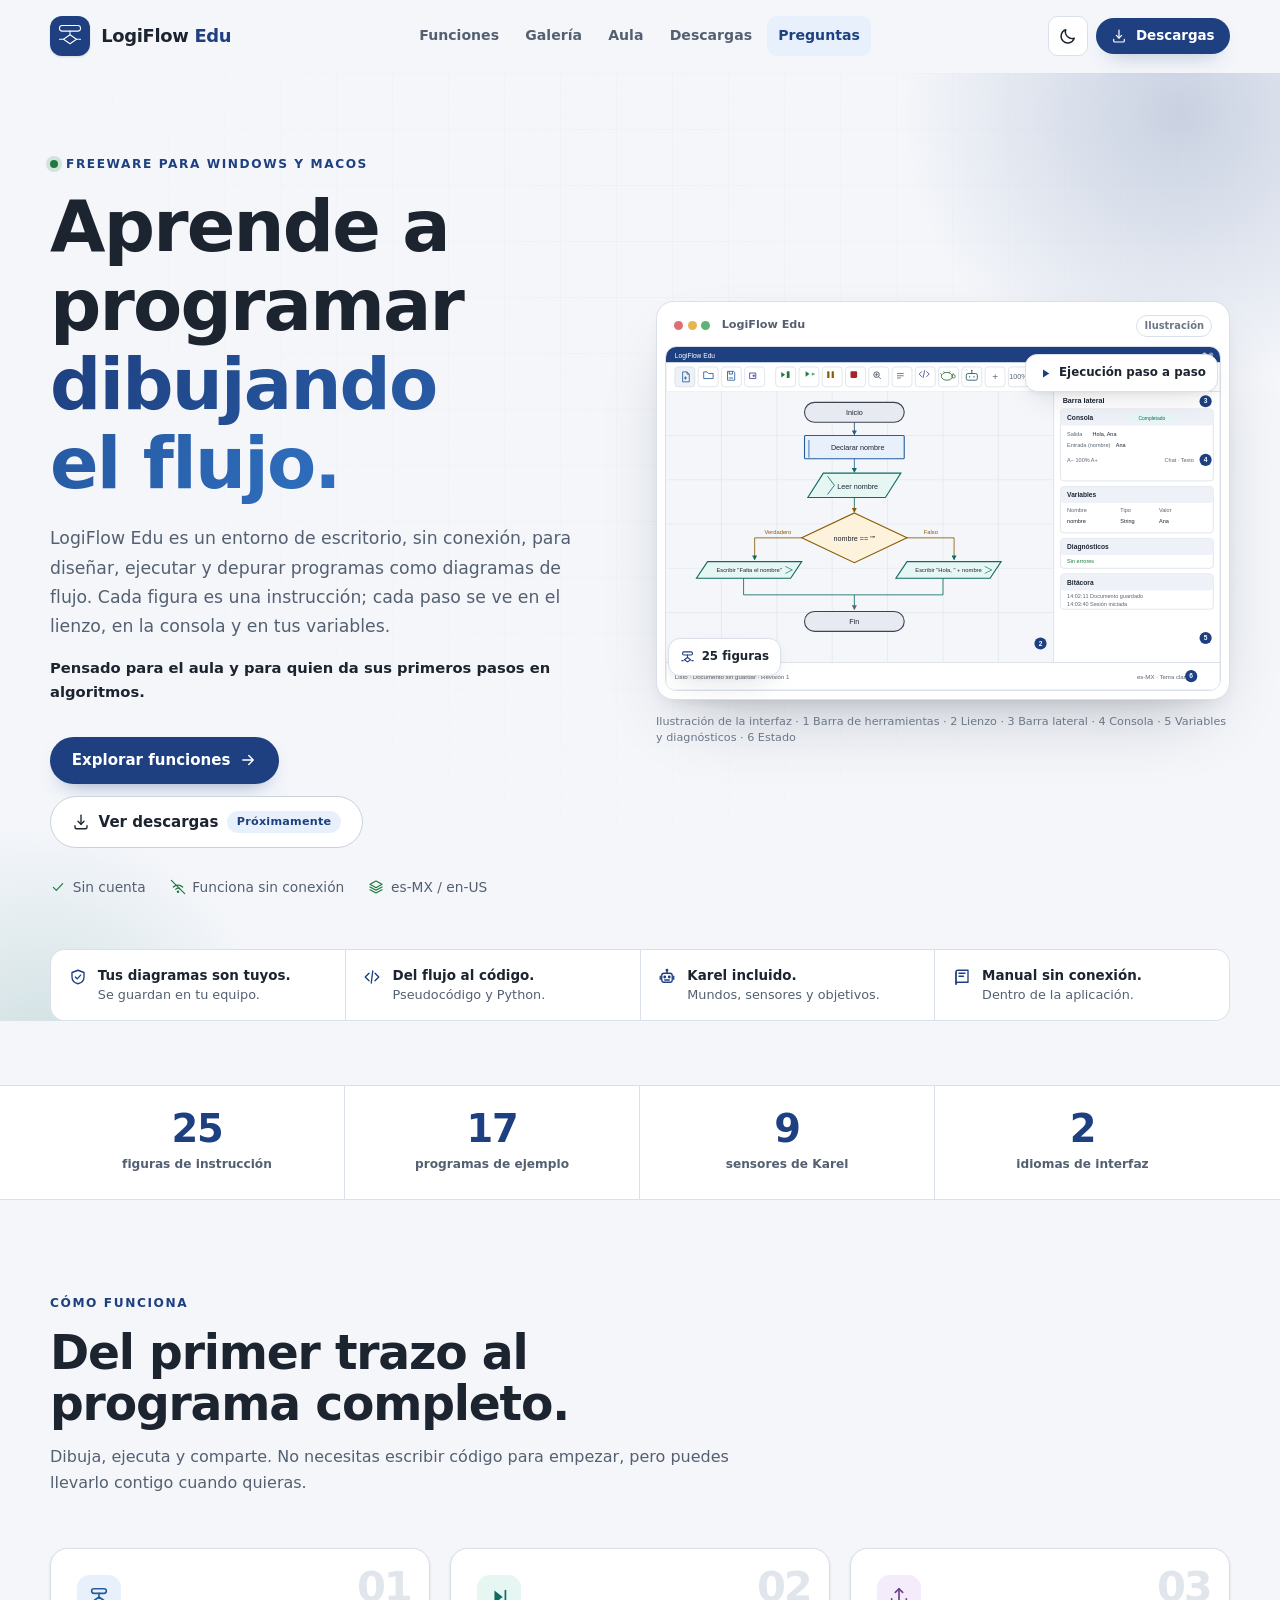
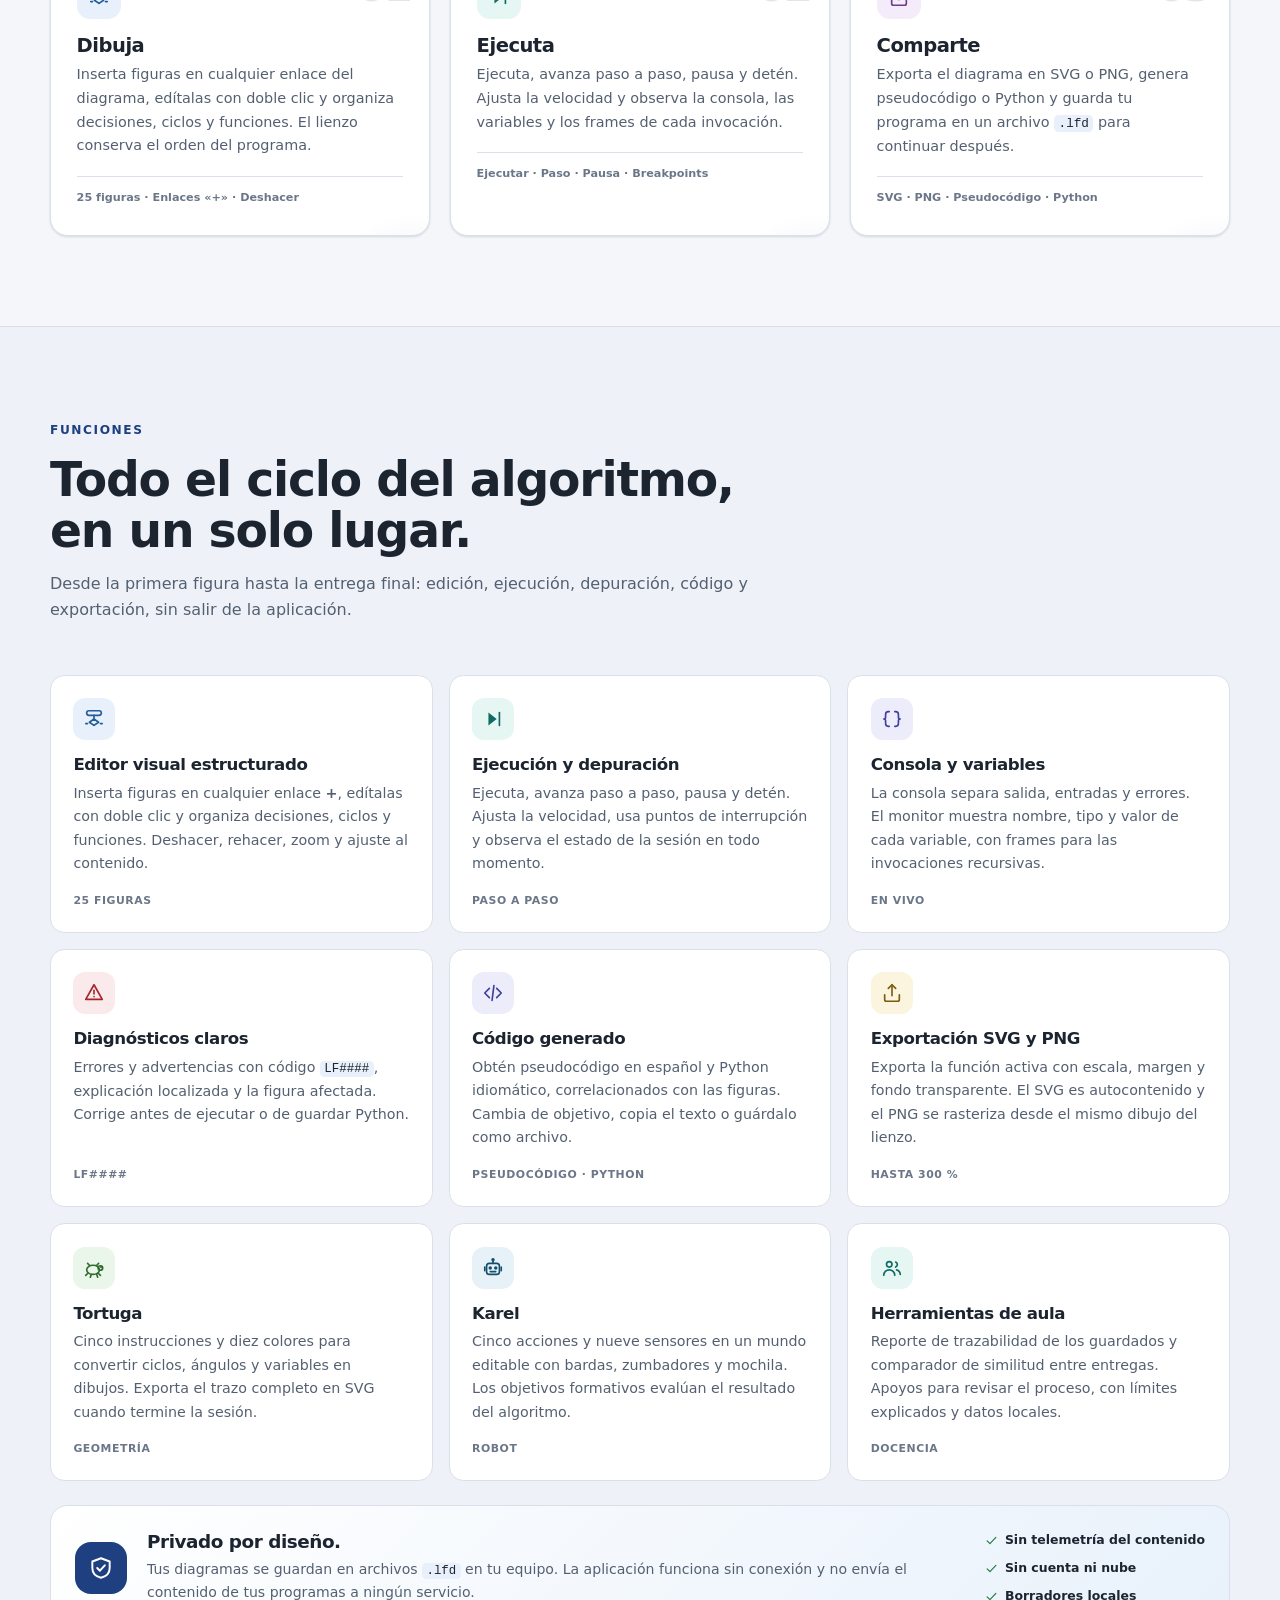
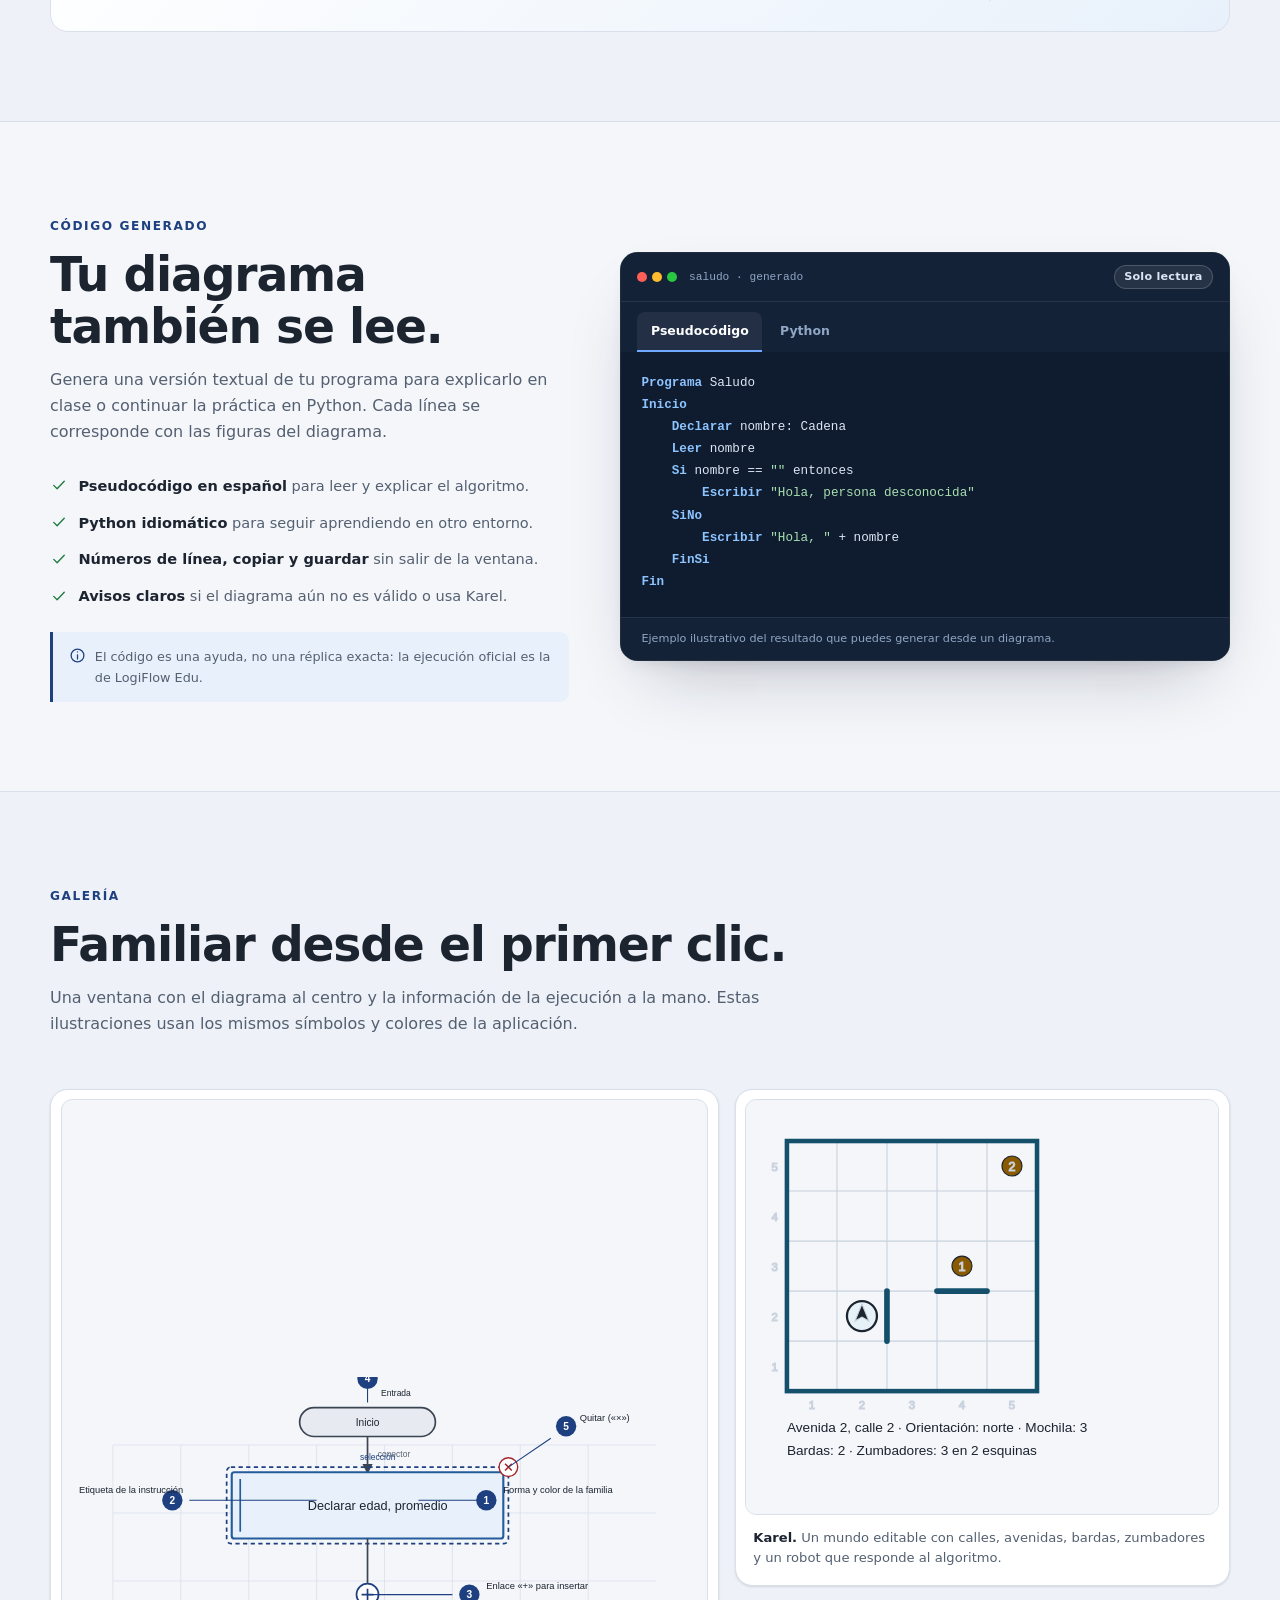
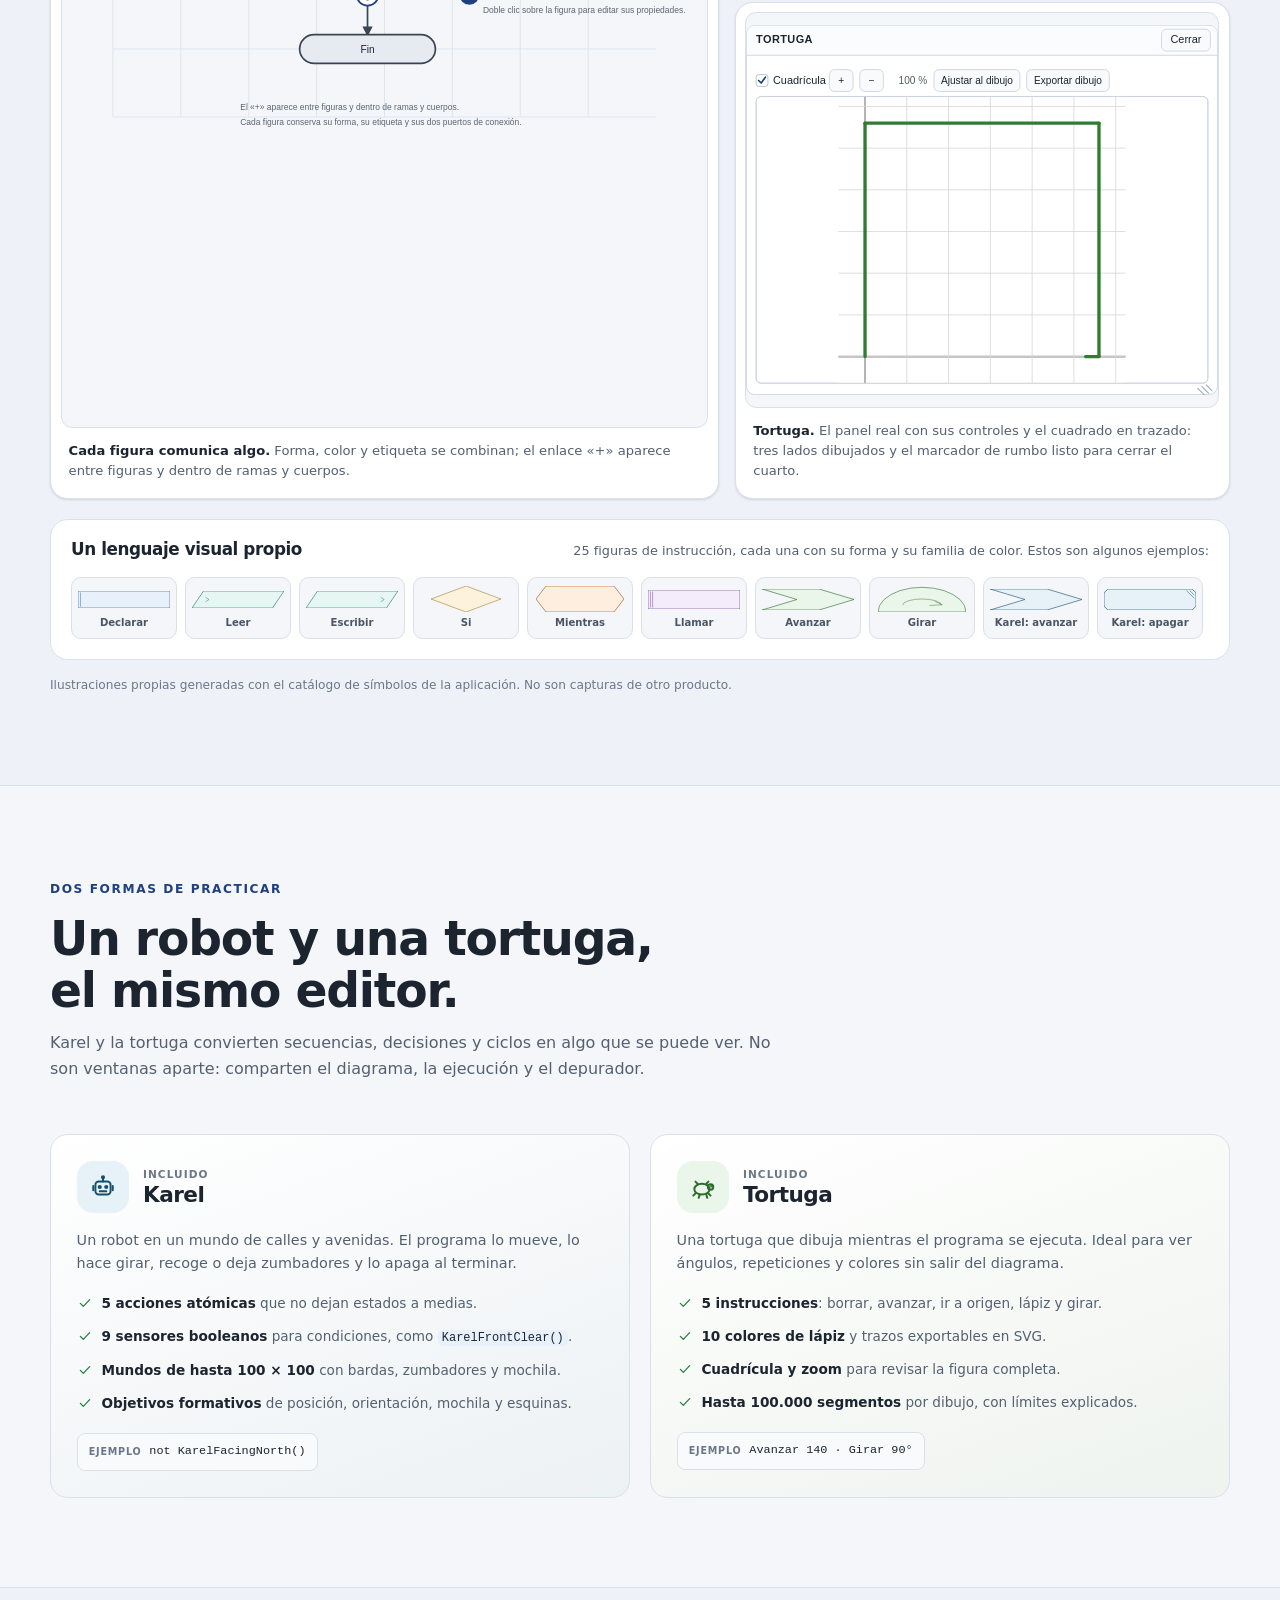
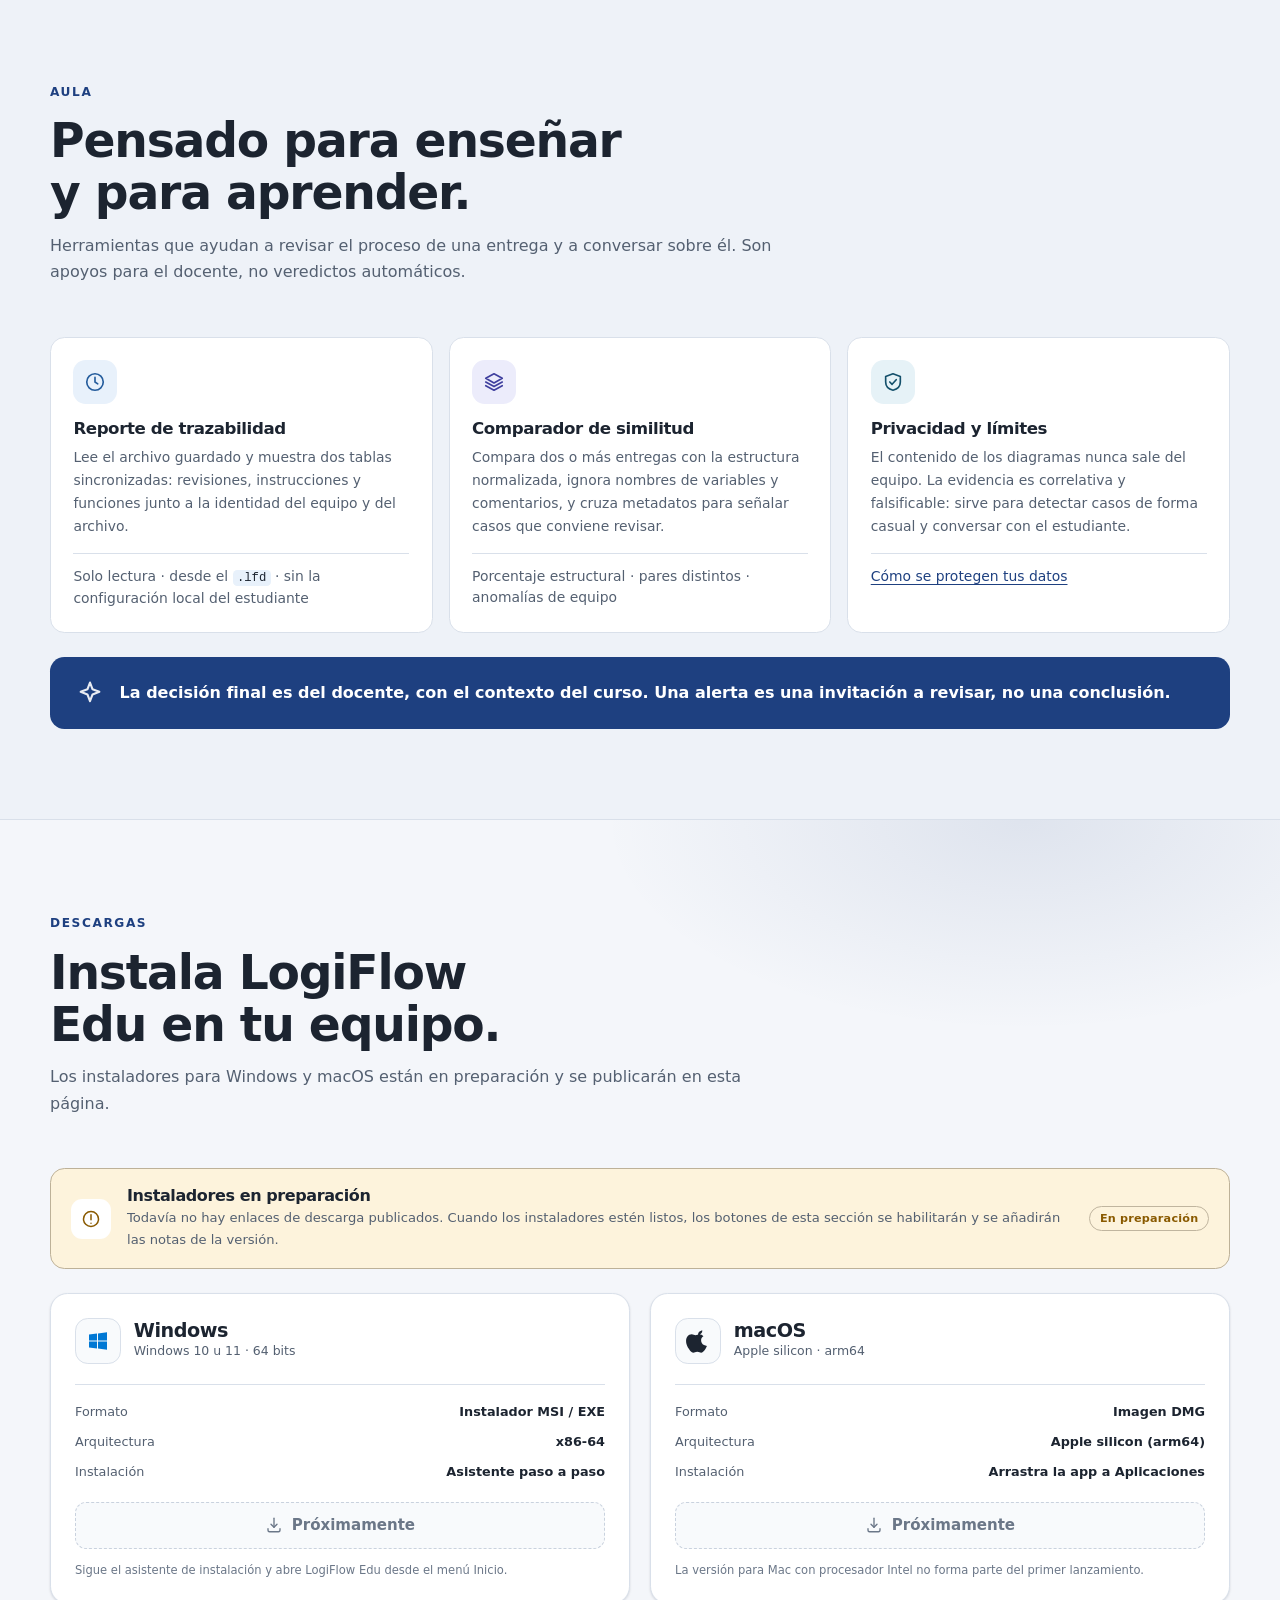
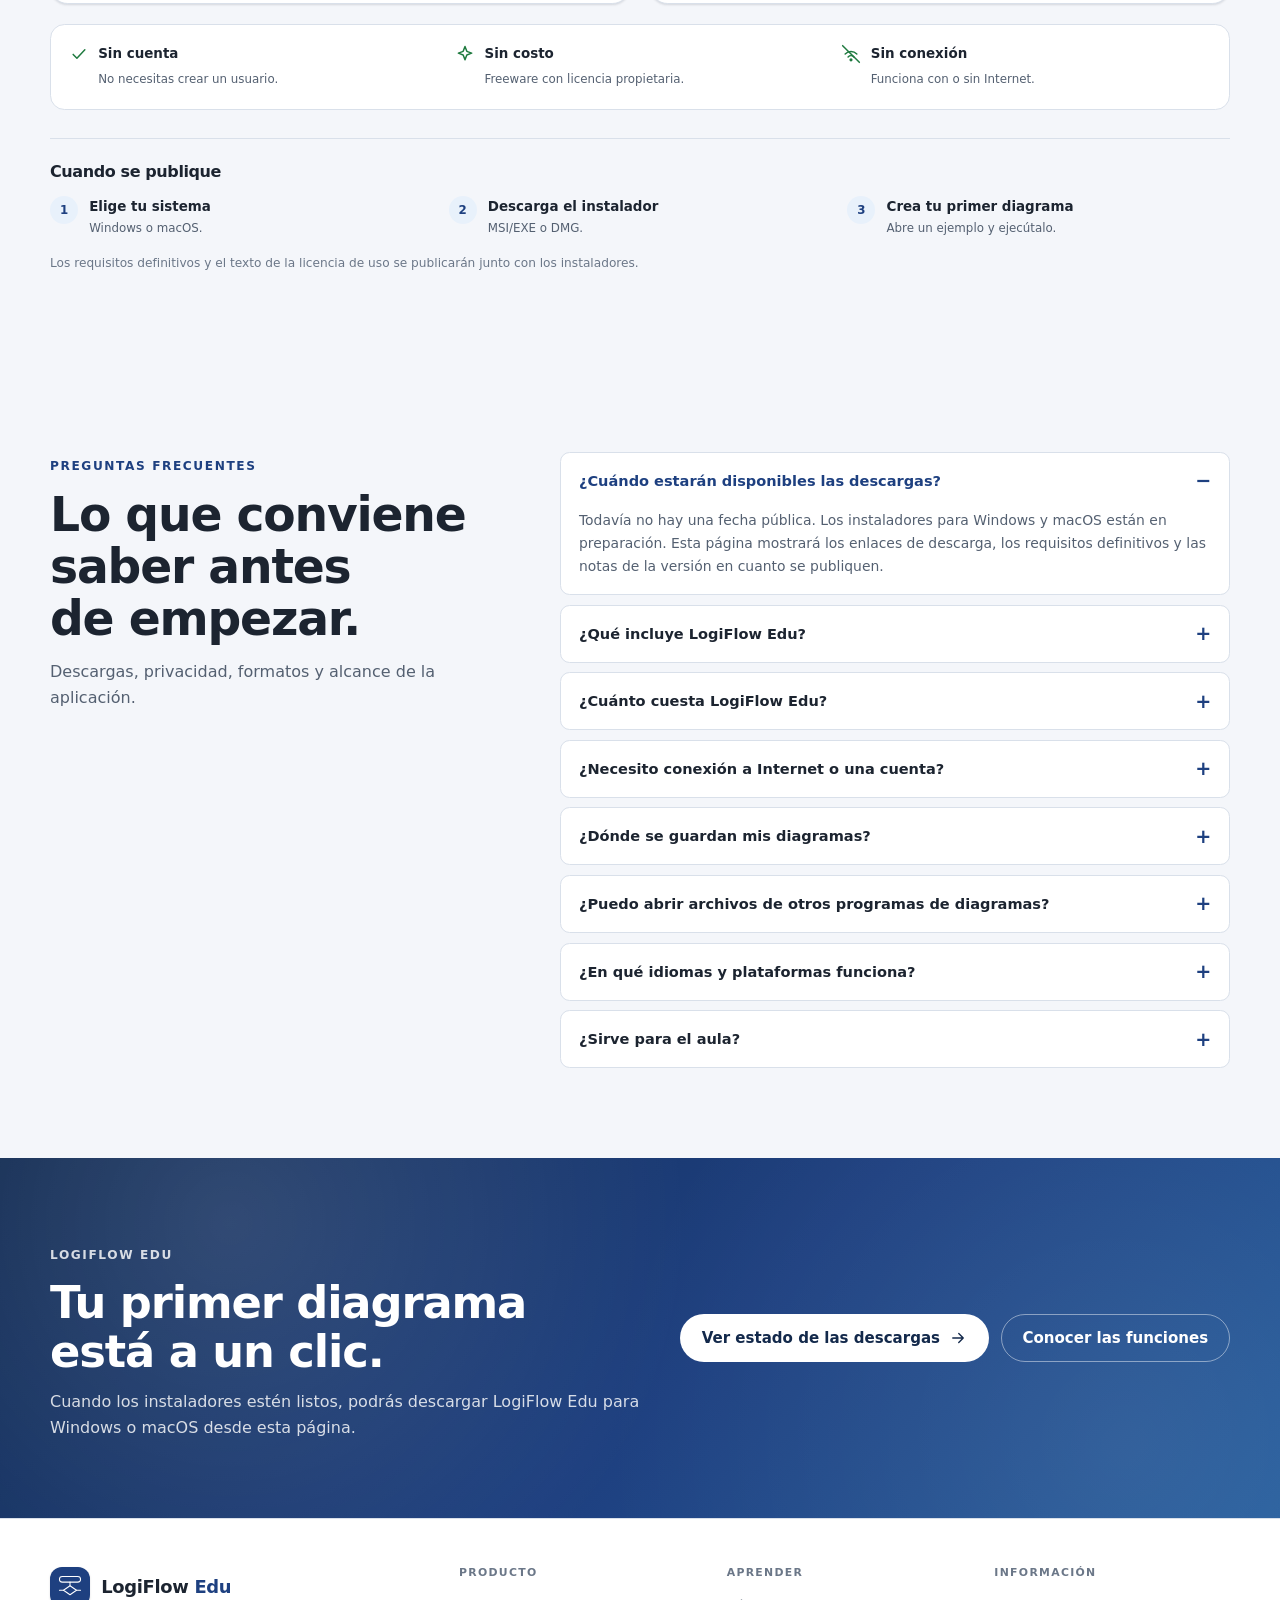
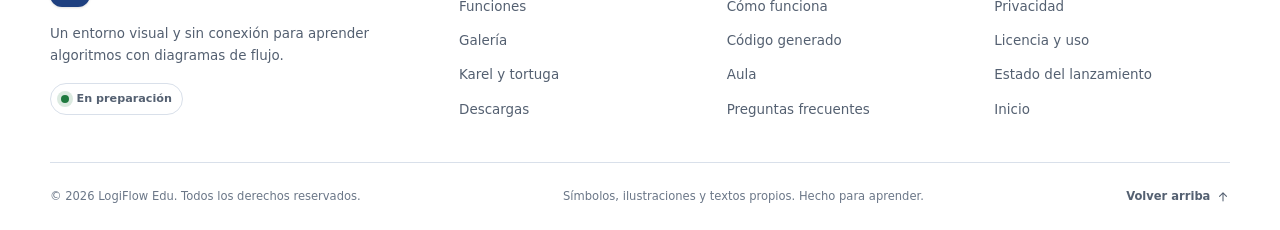
<file: index.html>
<!DOCTYPE html>
<html lang="es-MX">
<head>
  <meta charset="utf-8">
  <meta name="viewport" content="width=device-width, initial-scale=1">
  <meta name="color-scheme" content="light dark">
  <title>LogiFlow Edu — Aprende a programar dibujando el flujo</title>
  <meta name="description" content="LogiFlow Edu es un entorno visual y sin conexión para aprender algoritmos con diagramas de flujo. Ejecuta, depura, exporta y programa a Karel. Próximamente para Windows y macOS.">
  <meta name="author" content="LogiFlow Edu">
  <meta name="theme-color" content="#1E4078">
  <meta name="robots" content="index,follow">

  <link rel="icon" href="assets/img/favicon.svg" type="image/svg+xml">
  <link rel="icon" href="assets/img/app-icon-32.png" sizes="32x32" type="image/png">
  <link rel="apple-touch-icon" href="assets/img/app-icon-128.png">
  <link rel="manifest" href="manifest.webmanifest">
  <link rel="stylesheet" href="assets/css/styles.css">

  <meta property="og:type" content="website">
  <meta property="og:site_name" content="LogiFlow Edu">
  <meta property="og:title" content="LogiFlow Edu — Aprende a programar dibujando el flujo">
  <meta property="og:description" content="Diseña, ejecuta y depura programas como diagramas de flujo. Karel, tortuga, exportación SVG/PNG y código generado. Próximamente para Windows y macOS.">
  <meta property="og:image" content="assets/img/og-image.png">
  <meta property="og:image:type" content="image/png">
  <meta property="og:image:width" content="1200">
  <meta property="og:image:height" content="630">
  <meta property="og:image:alt" content="LogiFlow Edu: aprende a programar dibujando el flujo">
  <meta property="og:locale" content="es_MX">
  <meta name="twitter:card" content="summary_large_image">
  <meta name="twitter:title" content="LogiFlow Edu — Aprende a programar dibujando el flujo">
  <meta name="twitter:description" content="Un entorno visual y sin conexión para aprender algoritmos con diagramas de flujo. Próximamente para Windows y macOS.">
  <meta name="twitter:image" content="assets/img/og-image.png">
  <meta name="twitter:image:alt" content="LogiFlow Edu: aprende a programar dibujando el flujo">

  <script>
    (function () {
      var root = document.documentElement;
      root.classList.add("js");
      try {
        var stored = localStorage.getItem("lf-theme");
        var prefersDark = window.matchMedia && window.matchMedia("(prefers-color-scheme: dark)").matches;
        var forced = null;
        try {
          forced = new URLSearchParams(window.location.search).get("theme");
        } catch (paramError) {
          forced = null;
        }
        root.dataset.theme = forced === "light" || forced === "dark"
          ? forced
          : (stored === "light" || stored === "dark" ? stored : (prefersDark ? "dark" : "light"));
      } catch (error) {
        root.dataset.theme = "light";
      }
    })();
  </script>

  <script type="application/ld+json">
    {
      "@context": "https://schema.org",
      "@type": "SoftwareApplication",
      "name": "LogiFlow Edu",
      "applicationCategory": "EducationalApplication",
      "operatingSystem": "Windows 10, Windows 11, macOS",
      "inLanguage": ["es-MX", "en-US"],
      "description": "Entorno de escritorio sin conexión para diseñar, ejecutar, depurar y exportar programas representados como diagramas de flujo, con tortuga, Karel y herramientas de aula.",
      "offers": {
        "@type": "Offer",
        "price": "0",
        "priceCurrency": "USD"
      },
      "featureList": [
        "Editor de diagramas de flujo con 25 instrucciones",
        "Ejecución paso a paso, pausa y puntos de interrupción",
        "Monitor de variables y consola de ejecución",
        "Exportación de diagramas en SVG y PNG",
        "Generación de pseudocódigo y Python",
        "Tortuga y mundo de Karel",
        "Herramientas de trazabilidad y similitud para el aula"
      ]
    }
  </script>
</head>
<body>
  <a class="skip-link" href="#contenido">Saltar al contenido</a>

  <svg class="icon-sprite" xmlns="http://www.w3.org/2000/svg" aria-hidden="true" focusable="false">
    <symbol id="i-flow" viewBox="0 0 24 24">
      <rect x="4" y="3" width="16" height="5" rx="2.5"/>
      <path d="M12 8v4"/>
      <path d="M12 12l5 3.5-5 3.5-5-3.5z"/>
      <path d="M5 17H3M19 17h2"/>
    </symbol>
    <symbol id="i-play" viewBox="0 0 24 24"><path d="M8 5.5v13l10-6.5z" fill="currentColor" stroke="none"/></symbol>
    <symbol id="i-step" viewBox="0 0 24 24"><path d="M7 5v14l9-7z" fill="currentColor" stroke="none"/><path d="M19 5v14"/></symbol>
    <symbol id="i-vars" viewBox="0 0 24 24">
      <path d="M9 4H8a3 3 0 0 0-3 3v3a2 2 0 0 1-2 2 2 2 0 0 1 2 2v3a3 3 0 0 0 3 3h1"/>
      <path d="M15 4h1a3 3 0 0 1 3 3v3a2 2 0 0 0 2 2 2 2 0 0 0-2 2v3a3 3 0 0 1-3 3h-1"/>
    </symbol>
    <symbol id="i-diagnostics" viewBox="0 0 24 24"><path d="M12 3l9 16H3z"/><path d="M12 9v4"/><path d="M12 16h.01"/></symbol>
    <symbol id="i-code" viewBox="0 0 24 24"><path d="M8 7l-5 5 5 5"/><path d="M16 7l5 5-5 5"/><path d="M13 4l-2 16"/></symbol>
    <symbol id="i-export" viewBox="0 0 24 24"><path d="M12 15V3"/><path d="M8 7l4-4 4 4"/><path d="M4 14v5a2 2 0 0 0 2 2h12a2 2 0 0 0 2-2v-5"/></symbol>
    <symbol id="i-turtle" viewBox="0 0 24 24">
      <ellipse cx="11" cy="14" rx="7" ry="5"/>
      <circle cx="19" cy="12" r="2.5"/><circle cx="20" cy="11" r=".5" fill="currentColor"/>
      <path d="M5 18l-2 2M9 19l-1 3M15 19l1 3M17 18l2 2M7 9L5 7M15 9l2-2"/>
    </symbol>
    <symbol id="i-robot" viewBox="0 0 24 24">
      <rect x="5" y="7" width="14" height="12" rx="3"/>
      <path d="M12 3v4"/><circle cx="12" cy="3" r="1" fill="currentColor"/>
      <circle cx="9" cy="12" r="1" fill="currentColor"/><circle cx="15" cy="12" r="1" fill="currentColor"/>
      <path d="M9 16h6"/><path d="M3 11v4M21 11v4"/>
    </symbol>
    <symbol id="i-aula" viewBox="0 0 24 24">
      <circle cx="9" cy="8" r="3"/><path d="M3 20a6 6 0 0 1 12 0"/>
      <path d="M16 5.5a3 3 0 0 1 0 5.5"/><path d="M17 14a5.5 5.5 0 0 1 4 5"/>
    </symbol>
    <symbol id="i-shield" viewBox="0 0 24 24"><path d="M12 3l8 3v6c0 4.5-3.2 7.8-8 9-4.8-1.2-8-4.5-8-9V6z"/><path d="M8.5 12l2.5 2.5 4.5-5"/></symbol>
    <symbol id="i-check" viewBox="0 0 24 24"><path d="M5 12.5l4.5 4.5L19 7"/></symbol>
    <symbol id="i-download" viewBox="0 0 24 24"><path d="M12 3v12"/><path d="M8 11l4 4 4-4"/><path d="M4 17v2a2 2 0 0 0 2 2h12a2 2 0 0 0 2-2v-2"/></symbol>
    <symbol id="i-windows" viewBox="0 0 24 24"><path d="M3 5.5l8-1v7H3zM12 4.4l9-1.2v8.3h-9zM3 12.5h8v7l-8-1zM12 12.5h9v8.3l-9-1.2z" fill="currentColor" stroke="none"/></symbol>
    <symbol id="i-apple" viewBox="0 0 24 24"><path d="M16.37 1.43c0 1.14-.42 2.2-1.26 3.02-.9.9-2.02 1.43-3.03 1.35-.12-1.08.42-2.2 1.2-3 .86-.87 2.28-1.5 3.09-1.37zM20.94 17.1c-.55 1.28-.82 1.85-1.53 2.98-.99 1.58-2.39 3.55-4.12 3.56-1.54.01-1.94-.99-4.03-.98-2.09.01-2.53.99-4.07.98-1.73-.01-3.05-1.8-4.04-3.38C-.41 15.76-.76 10.4 1.4 7.53c1.06-1.46 2.73-2.31 4.3-2.31 1.6 0 2.6.99 3.92.99 1.28 0 2.06-.99 3.9-.99 1.39 0 2.87.76 3.92 2.07-3.45 1.89-2.89 6.82.5 8.81z" fill="currentColor" stroke="none"/></symbol>
    <symbol id="i-sun" viewBox="0 0 24 24"><circle cx="12" cy="12" r="4"/><path d="M12 2v2M12 20v2M4.9 4.9l1.4 1.4M17.7 17.7l1.4 1.4M2 12h2M20 12h2M4.9 19.1l1.4-1.4M17.7 6.3l1.4-1.4"/></symbol>
    <symbol id="i-moon" viewBox="0 0 24 24"><path d="M20.5 14.2A8.5 8.5 0 0 1 9.8 3.5 8.5 8.5 0 1 0 20.5 14.2z"/></symbol>
    <symbol id="i-menu" viewBox="0 0 24 24"><path d="M4 7h16M4 12h16M4 17h16"/></symbol>
    <symbol id="i-close" viewBox="0 0 24 24"><path d="M6 6l12 12M18 6L6 18"/></symbol>
    <symbol id="i-arrow-right" viewBox="0 0 24 24"><path d="M5 12h14M13 6l6 6-6 6"/></symbol>
    <symbol id="i-arrow-down" viewBox="0 0 24 24"><path d="M12 5v14M6 13l6 6 6-6"/></symbol>
    <symbol id="i-spark" viewBox="0 0 24 24"><path d="M12 3l2.2 5.8L20 11l-5.8 2.2L12 19l-2.2-5.8L4 11l5.8-2.2z"/></symbol>
    <symbol id="i-book" viewBox="0 0 24 24"><path d="M4 5.5A2.5 2.5 0 0 1 6.5 3H20v16H6.5A2.5 2.5 0 0 0 4 21.5z"/><path d="M4 5.5v16"/><path d="M8 7h8M8 11h6"/></symbol>
    <symbol id="i-lock" viewBox="0 0 24 24"><rect x="5" y="10" width="14" height="10" rx="2"/><path d="M8 10V7a4 4 0 0 1 8 0v3"/><path d="M12 14v2"/></symbol>
    <symbol id="i-offline" viewBox="0 0 24 24"><path d="M2 2l20 20"/><path d="M8.5 15.5a5 5 0 0 1 7 0"/><path d="M5 12a10 10 0 0 1 14 0"/><circle cx="12" cy="19" r="1" fill="currentColor"/></symbol>
    <symbol id="i-clock" viewBox="0 0 24 24"><circle cx="12" cy="12" r="9"/><path d="M12 7v5l3 2"/></symbol>
    <symbol id="i-folder" viewBox="0 0 24 24"><path d="M3 6a2 2 0 0 1 2-2h5l2 2h7a2 2 0 0 1 2 2v9a2 2 0 0 1-2 2H5a2 2 0 0 1-2-2z"/></symbol>
    <symbol id="i-layers" viewBox="0 0 24 24"><path d="M12 3l9 5-9 5-9-5z"/><path d="M3 12l9 5 9-5"/><path d="M3 16l9 5 9-5"/></symbol>
    <symbol id="i-alert" viewBox="0 0 24 24"><circle cx="12" cy="12" r="9"/><path d="M12 7v6"/><path d="M12 17h.01"/></symbol>
    <symbol id="i-info" viewBox="0 0 24 24"><circle cx="12" cy="12" r="9"/><path d="M12 11v6"/><path d="M12 7h.01"/></symbol>
    <symbol id="i-target" viewBox="0 0 24 24"><circle cx="12" cy="12" r="8"/><circle cx="12" cy="12" r="4"/><circle cx="12" cy="12" r="1" fill="currentColor"/></symbol>
  </svg>

  <header class="site-header" data-header>
    <div class="container header-inner">
      <a class="brand" href="#inicio" aria-label="LogiFlow Edu, ir al inicio">
        <span class="brand-mark" aria-hidden="true">
          <svg viewBox="0 0 64 64" fill="none" stroke="currentColor" stroke-width="2.5" stroke-linecap="round" stroke-linejoin="round">
            <rect x="6" y="6" width="52" height="14" rx="7"/>
            <path d="M32 20v9"/>
            <path d="M32 29l16 11-16 11-16-11z"/>
            <path d="M16 40H6M48 40h10"/>
          </svg>
        </span>
        <span class="brand-name">LogiFlow <span>Edu</span></span>
      </a>

      <nav class="site-nav" id="primary-nav" data-nav aria-label="Navegación principal">
        <ul>
          <li><a href="#funciones">Funciones</a></li>
          <li><a href="#galeria">Galería</a></li>
          <li><a href="#aula">Aula</a></li>
          <li><a href="#descargas">Descargas</a></li>
          <li><a href="#preguntas">Preguntas</a></li>
        </ul>
      </nav>

      <div class="header-actions">
        <button class="icon-button theme-toggle" type="button" data-theme-toggle aria-label="Cambiar a tema oscuro" title="Cambiar tema">
          <svg class="icon icon-moon" aria-hidden="true"><use href="#i-moon"></use></svg>
          <svg class="icon icon-sun" aria-hidden="true"><use href="#i-sun"></use></svg>
        </button>
        <a class="btn btn-primary btn-sm header-cta" href="#descargas">
          <svg class="icon" aria-hidden="true"><use href="#i-download"></use></svg>
          Descargas
        </a>
        <button class="icon-button nav-toggle" type="button" data-nav-toggle aria-expanded="false" aria-controls="primary-nav" aria-label="Abrir menú">
          <svg class="icon icon-menu" aria-hidden="true"><use href="#i-menu"></use></svg>
          <svg class="icon icon-close" aria-hidden="true"><use href="#i-close"></use></svg>
        </button>
      </div>
    </div>
  </header>

  <main id="contenido">

    <section class="hero" id="inicio">
      <div class="hero-glow hero-glow-a" aria-hidden="true"></div>
      <div class="hero-glow hero-glow-b" aria-hidden="true"></div>
      <div class="container hero-grid">
        <div class="hero-copy">
          <p class="eyebrow">
            <span class="status-dot" aria-hidden="true"></span>
            <span>Freeware para Windows y macOS</span>
          </p>
          <h1>Aprende a programar <span class="text-gradient">dibujando el flujo.</span></h1>
          <p class="lead">LogiFlow Edu es un entorno de escritorio, sin conexión, para diseñar, ejecutar y depurar programas como diagramas de flujo. Cada figura es una instrucción; cada paso se ve en el lienzo, en la consola y en tus variables.</p>
          <p class="hero-note">Pensado para el aula y para quien da sus primeros pasos en algoritmos.</p>

          <div class="hero-actions">
            <a class="btn btn-primary" href="#funciones">
              Explorar funciones
              <svg class="icon" aria-hidden="true"><use href="#i-arrow-right"></use></svg>
            </a>
            <a class="btn btn-secondary" href="#descargas">
              <svg class="icon" aria-hidden="true"><use href="#i-download"></use></svg>
              Ver descargas
              <span class="badge badge-soft" data-release-hero-badge>Próximamente</span>
            </a>
          </div>

          <ul class="hero-points">
            <li><svg class="icon" aria-hidden="true"><use href="#i-check"></use></svg>Sin cuenta</li>
            <li><svg class="icon" aria-hidden="true"><use href="#i-offline"></use></svg>Funciona sin conexión</li>
            <li><svg class="icon" aria-hidden="true"><use href="#i-layers"></use></svg>es-MX / en-US</li>
          </ul>
        </div>

        <figure class="hero-visual">
          <div class="window-frame">
            <div class="window-bar" aria-hidden="true">
              <span class="window-dots"><i></i><i></i><i></i></span>
              <span class="window-title">LogiFlow Edu</span>
              <span class="window-badge">Ilustración</span>
            </div>
            <img src="assets/img/interfaz.svg" width="1000" height="620" alt="Ilustración de la ventana de LogiFlow Edu: barra de herramientas, lienzo con un diagrama de saludo, barra lateral con consola, variables, diagnósticos y bitácora, y barra de estado." fetchpriority="high">
          </div>
          <span class="float-chip float-chip-a"><svg class="icon" aria-hidden="true"><use href="#i-play"></use></svg>Ejecución paso a paso</span>
          <span class="float-chip float-chip-b"><svg class="icon" aria-hidden="true"><use href="#i-flow"></use></svg>25 figuras</span>
          <figcaption>Ilustración de la interfaz · 1 Barra de herramientas · 2 Lienzo · 3 Barra lateral · 4 Consola · 5 Variables y diagnósticos · 6 Estado</figcaption>
        </figure>
      </div>

      <div class="container">
        <ul class="trust-strip" aria-label="Características principales">
          <li><svg class="icon" aria-hidden="true"><use href="#i-shield"></use></svg><span><strong>Tus diagramas son tuyos.</strong> Se guardan en tu equipo.</span></li>
          <li><svg class="icon" aria-hidden="true"><use href="#i-code"></use></svg><span><strong>Del flujo al código.</strong> Pseudocódigo y Python.</span></li>
          <li><svg class="icon" aria-hidden="true"><use href="#i-robot"></use></svg><span><strong>Karel incluido.</strong> Mundos, sensores y objetivos.</span></li>
          <li><svg class="icon" aria-hidden="true"><use href="#i-book"></use></svg><span><strong>Manual sin conexión.</strong> Dentro de la aplicación.</span></li>
        </ul>
      </div>
    </section>

    <section class="stats-band" aria-label="LogiFlow Edu en cifras">
      <div class="container stats-grid">
        <div class="stat"><strong>25</strong><span>figuras de instrucción</span></div>
        <div class="stat"><strong>17</strong><span>programas de ejemplo</span></div>
        <div class="stat"><strong>9</strong><span>sensores de Karel</span></div>
        <div class="stat"><strong>2</strong><span>idiomas de interfaz</span></div>
      </div>
    </section>

    <section class="section" id="como-funciona">
      <div class="container">
        <header class="section-head" data-reveal>
          <p class="eyebrow">Cómo funciona</p>
          <h2>Del primer trazo al programa completo.</h2>
          <p class="section-lead">Dibuja, ejecuta y comparte. No necesitas escribir código para empezar, pero puedes llevarlo contigo cuando quieras.</p>
        </header>

        <ol class="steps">
          <li class="step-card" data-reveal>
            <span class="step-num" aria-hidden="true">01</span>
            <span class="step-icon tone-declare"><svg class="icon" aria-hidden="true"><use href="#i-flow"></use></svg></span>
            <h3>Dibuja</h3>
            <p>Inserta figuras en cualquier enlace del diagrama, edítalas con doble clic y organiza decisiones, ciclos y funciones. El lienzo conserva el orden del programa.</p>
            <span class="step-meta">25 figuras · Enlaces «+» · Deshacer</span>
          </li>
          <li class="step-card" data-reveal>
            <span class="step-num" aria-hidden="true">02</span>
            <span class="step-icon tone-io"><svg class="icon" aria-hidden="true"><use href="#i-step"></use></svg></span>
            <h3>Ejecuta</h3>
            <p>Ejecuta, avanza paso a paso, pausa y detén. Ajusta la velocidad y observa la consola, las variables y los frames de cada invocación.</p>
            <span class="step-meta">Ejecutar · Paso · Pausa · Breakpoints</span>
          </li>
          <li class="step-card" data-reveal>
            <span class="step-num" aria-hidden="true">03</span>
            <span class="step-icon tone-call"><svg class="icon" aria-hidden="true"><use href="#i-export"></use></svg></span>
            <h3>Comparte</h3>
            <p>Exporta el diagrama en SVG o PNG, genera pseudocódigo o Python y guarda tu programa en un archivo <code>.lfd</code> para continuar después.</p>
            <span class="step-meta">SVG · PNG · Pseudocódigo · Python</span>
          </li>
        </ol>
      </div>
    </section>

    <section class="section section-alt" id="funciones">
      <div class="container">
        <header class="section-head" data-reveal>
          <p class="eyebrow">Funciones</p>
          <h2>Todo el ciclo del algoritmo, en un solo lugar.</h2>
          <p class="section-lead">Desde la primera figura hasta la entrega final: edición, ejecución, depuración, código y exportación, sin salir de la aplicación.</p>
        </header>

        <div class="feature-grid">
          <article class="feature-card" data-reveal>
            <span class="feature-icon tone-declare"><svg class="icon" aria-hidden="true"><use href="#i-flow"></use></svg></span>
            <h3>Editor visual estructurado</h3>
            <p>Inserta figuras en cualquier enlace <strong>+</strong>, edítalas con doble clic y organiza decisiones, ciclos y funciones. Deshacer, rehacer, zoom y ajuste al contenido.</p>
            <span class="feature-tag">25 figuras</span>
          </article>

          <article class="feature-card" data-reveal>
            <span class="feature-icon tone-io"><svg class="icon" aria-hidden="true"><use href="#i-step"></use></svg></span>
            <h3>Ejecución y depuración</h3>
            <p>Ejecuta, avanza paso a paso, pausa y detén. Ajusta la velocidad, usa puntos de interrupción y observa el estado de la sesión en todo momento.</p>
            <span class="feature-tag">Paso a paso</span>
          </article>

          <article class="feature-card" data-reveal>
            <span class="feature-icon tone-process"><svg class="icon" aria-hidden="true"><use href="#i-vars"></use></svg></span>
            <h3>Consola y variables</h3>
            <p>La consola separa salida, entradas y errores. El monitor muestra nombre, tipo y valor de cada variable, con frames para las invocaciones recursivas.</p>
            <span class="feature-tag">En vivo</span>
          </article>

          <article class="feature-card" data-reveal>
            <span class="feature-icon tone-break"><svg class="icon" aria-hidden="true"><use href="#i-diagnostics"></use></svg></span>
            <h3>Diagnósticos claros</h3>
            <p>Errores y advertencias con código <code>LF####</code>, explicación localizada y la figura afectada. Corrige antes de ejecutar o de guardar Python.</p>
            <span class="feature-tag">LF####</span>
          </article>

          <article class="feature-card" data-reveal>
            <span class="feature-icon tone-code"><svg class="icon" aria-hidden="true"><use href="#i-code"></use></svg></span>
            <h3>Código generado</h3>
            <p>Obtén pseudocódigo en español y Python idiomático, correlacionados con las figuras. Cambia de objetivo, copia el texto o guárdalo como archivo.</p>
            <span class="feature-tag">Pseudocódigo · Python</span>
          </article>

          <article class="feature-card" data-reveal>
            <span class="feature-icon tone-export"><svg class="icon" aria-hidden="true"><use href="#i-export"></use></svg></span>
            <h3>Exportación SVG y PNG</h3>
            <p>Exporta la función activa con escala, margen y fondo transparente. El SVG es autocontenido y el PNG se rasteriza desde el mismo dibujo del lienzo.</p>
            <span class="feature-tag">Hasta 300 %</span>
          </article>

          <article class="feature-card" data-reveal>
            <span class="feature-icon tone-turtle"><svg class="icon" aria-hidden="true"><use href="#i-turtle"></use></svg></span>
            <h3>Tortuga</h3>
            <p>Cinco instrucciones y diez colores para convertir ciclos, ángulos y variables en dibujos. Exporta el trazo completo en SVG cuando termine la sesión.</p>
            <span class="feature-tag">Geometría</span>
          </article>

          <article class="feature-card" data-reveal>
            <span class="feature-icon tone-karel"><svg class="icon" aria-hidden="true"><use href="#i-robot"></use></svg></span>
            <h3>Karel</h3>
            <p>Cinco acciones y nueve sensores en un mundo editable con bardas, zumbadores y mochila. Los objetivos formativos evalúan el resultado del algoritmo.</p>
            <span class="feature-tag">Robot</span>
          </article>

          <article class="feature-card" data-reveal>
            <span class="feature-icon tone-aula"><svg class="icon" aria-hidden="true"><use href="#i-aula"></use></svg></span>
            <h3>Herramientas de aula</h3>
            <p>Reporte de trazabilidad de los guardados y comparador de similitud entre entregas. Apoyos para revisar el proceso, con límites explicados y datos locales.</p>
            <span class="feature-tag">Docencia</span>
          </article>
        </div>

        <aside class="privacy-banner" id="privacidad" data-reveal>
          <span class="privacy-icon" aria-hidden="true"><svg class="icon"><use href="#i-shield"></use></svg></span>
          <div class="privacy-copy">
            <h3>Privado por diseño.</h3>
            <p>Tus diagramas se guardan en archivos <code>.lfd</code> en tu equipo. La aplicación funciona sin conexión y no envía el contenido de tus programas a ningún servicio.</p>
          </div>
          <ul class="privacy-points">
            <li><svg class="icon" aria-hidden="true"><use href="#i-check"></use></svg>Sin telemetría del contenido</li>
            <li><svg class="icon" aria-hidden="true"><use href="#i-check"></use></svg>Sin cuenta ni nube</li>
            <li><svg class="icon" aria-hidden="true"><use href="#i-check"></use></svg>Borradores locales</li>
          </ul>
        </aside>
      </div>
    </section>

    <section class="section" id="codigo">
      <div class="container split">
        <div class="split-copy" data-reveal>
          <p class="eyebrow">Código generado</p>
          <h2>Tu diagrama también se lee.</h2>
          <p class="section-lead">Genera una versión textual de tu programa para explicarlo en clase o continuar la práctica en Python. Cada línea se corresponde con las figuras del diagrama.</p>
          <ul class="check-list">
            <li><svg class="icon" aria-hidden="true"><use href="#i-check"></use></svg><span><strong>Pseudocódigo en español</strong> para leer y explicar el algoritmo.</span></li>
            <li><svg class="icon" aria-hidden="true"><use href="#i-check"></use></svg><span><strong>Python idiomático</strong> para seguir aprendiendo en otro entorno.</span></li>
            <li><svg class="icon" aria-hidden="true"><use href="#i-check"></use></svg><span><strong>Números de línea, copiar y guardar</strong> sin salir de la ventana.</span></li>
            <li><svg class="icon" aria-hidden="true"><use href="#i-check"></use></svg><span><strong>Avisos claros</strong> si el diagrama aún no es válido o usa Karel.</span></li>
          </ul>
          <p class="note-inline"><svg class="icon" aria-hidden="true"><use href="#i-info"></use></svg>El código es una ayuda, no una réplica exacta: la ejecución oficial es la de LogiFlow Edu.</p>
        </div>

        <div class="code-card" data-reveal>
          <div class="code-card-top">
            <span class="code-dots" aria-hidden="true"><i></i><i></i><i></i></span>
            <span class="code-file">saludo · generado</span>
            <span class="badge badge-code">Solo lectura</span>
          </div>
          <div class="tabs" data-tabs>
            <div class="tablist" role="tablist" aria-label="Objetivo del código generado">
              <button class="tab is-active" id="tab-pseudo" type="button" role="tab" aria-selected="true" aria-controls="panel-pseudo" tabindex="0">Pseudocódigo</button>
              <button class="tab" id="tab-python" type="button" role="tab" aria-selected="false" aria-controls="panel-python" tabindex="-1">Python</button>
            </div>
            <div class="tabpanel" id="panel-pseudo" role="tabpanel" aria-labelledby="tab-pseudo" tabindex="0">
              <pre><code><span class="tok-key">Programa</span> Saludo
<span class="tok-key">Inicio</span>
    <span class="tok-key">Declarar</span> nombre: Cadena
    <span class="tok-key">Leer</span> nombre
    <span class="tok-key">Si</span> nombre == <span class="tok-str">""</span> entonces
        <span class="tok-key">Escribir</span> <span class="tok-str">"Hola, persona desconocida"</span>
    <span class="tok-key">SiNo</span>
        <span class="tok-key">Escribir</span> <span class="tok-str">"Hola, "</span> + nombre
    <span class="tok-key">FinSi</span>
<span class="tok-key">Fin</span></code></pre>
            </div>
            <div class="tabpanel" id="panel-python" role="tabpanel" aria-labelledby="tab-python" tabindex="0" hidden>
              <pre><code><span class="tok-key">def</span> <span class="tok-fn">main</span>():
    nombre = <span class="tok-fn">input</span>(<span class="tok-str">"Valor para nombre (Cadena): "</span>)
    <span class="tok-key">if</span> nombre == <span class="tok-str">""</span>:
        <span class="tok-fn">print</span>(<span class="tok-str">"Hola, persona desconocida"</span>)
    <span class="tok-key">else</span>:
        <span class="tok-fn">print</span>(<span class="tok-str">"Hola, "</span> + nombre)

<span class="tok-key">if</span> __name__ == <span class="tok-str">"__main__"</span>:
    <span class="tok-fn">main</span>()</code></pre>
            </div>
          </div>
          <p class="code-caption">Ejemplo ilustrativo del resultado que puedes generar desde un diagrama.</p>
        </div>
      </div>
    </section>

    <section class="section section-alt" id="galeria">
      <div class="container">
        <header class="section-head" data-reveal>
          <p class="eyebrow">Galería</p>
          <h2>Familiar desde el primer clic.</h2>
          <p class="section-lead">Una ventana con el diagrama al centro y la información de la ejecución a la mano. Estas ilustraciones usan los mismos símbolos y colores de la aplicación.</p>
        </header>

        <div class="gallery-grid">
          <figure class="figure-card figure-main" data-reveal>
            <div class="figure-frame">
              <img src="assets/img/anatomia-figura.svg" width="760" height="440" alt="Anatomía de una figura del diagrama: forma y color de la familia, etiqueta de la instrucción, enlace para insertar y botón para quitar." loading="lazy">
            </div>
            <figcaption><strong>Cada figura comunica algo.</strong> Forma, color y etiqueta se combinan; el enlace «+» aparece entre figuras y dentro de ramas y cuerpos.</figcaption>
          </figure>

          <figure class="figure-card" data-reveal>
            <div class="figure-frame">
              <img src="assets/img/karel-mundo.svg" width="415" height="364" alt="Mundo de ejemplo de Karel con cuadrícula, robot con su rumbo, zumbadores, bardas y coordenadas." loading="lazy">
            </div>
            <figcaption><strong>Karel.</strong> Un mundo editable con calles, avenidas, bardas, zumbadores y un robot que responde al algoritmo.</figcaption>
          </figure>

          <figure class="figure-card" data-reveal>
            <div class="figure-frame">
              <img src="assets/img/tortuga-cuadrado.svg" width="560" height="440" alt="Panel de la tortuga con controles de cuadrícula, zoom, ajuste y exportación, ejes y el trazado de un cuadrado." loading="lazy">
            </div>
            <figcaption><strong>Tortuga.</strong> El panel real con sus controles y el cuadrado en trazado: tres lados dibujados y el marcador de rumbo listo para cerrar el cuarto.</figcaption>
          </figure>
        </div>

        <div class="symbol-panel" data-reveal>
          <div class="symbol-panel-head">
            <h3>Un lenguaje visual propio</h3>
            <p>25 figuras de instrucción, cada una con su forma y su familia de color. Estos son algunos ejemplos:</p>
          </div>
          <ul class="symbol-strip" aria-label="Ejemplos de figuras del diagrama">
            <li class="symbol-chip"><img src="assets/img/simbolos/declare.svg" width="300" height="58" alt="" loading="lazy"><span>Declarar</span></li>
            <li class="symbol-chip"><img src="assets/img/simbolos/input.svg" width="300" height="68" alt="" loading="lazy"><span>Leer</span></li>
            <li class="symbol-chip"><img src="assets/img/simbolos/output.svg" width="300" height="68" alt="" loading="lazy"><span>Escribir</span></li>
            <li class="symbol-chip"><img src="assets/img/simbolos/if.svg" width="300" height="112" alt="" loading="lazy"><span>Si</span></li>
            <li class="symbol-chip"><img src="assets/img/simbolos/while.svg" width="300" height="88" alt="" loading="lazy"><span>Mientras</span></li>
            <li class="symbol-chip"><img src="assets/img/simbolos/call.svg" width="300" height="58" alt="" loading="lazy"><span>Llamar</span></li>
            <li class="symbol-chip"><img src="assets/img/simbolos/forward.svg" width="300" height="68" alt="" loading="lazy"><span>Avanzar</span></li>
            <li class="symbol-chip"><img src="assets/img/simbolos/turn.svg" width="300" height="68" alt="" loading="lazy"><span>Girar</span></li>
            <li class="symbol-chip"><img src="assets/img/simbolos/karel-move.svg" width="300" height="68" alt="" loading="lazy"><span>Karel: avanzar</span></li>
            <li class="symbol-chip"><img src="assets/img/simbolos/karel-turn-off.svg" width="300" height="68" alt="" loading="lazy"><span>Karel: apagar</span></li>
          </ul>
        </div>

        <p class="fine-print">Ilustraciones propias generadas con el catálogo de símbolos de la aplicación. No son capturas de otro producto.</p>
      </div>
    </section>

    <section class="section" id="practicar">
      <div class="container">
        <header class="section-head" data-reveal>
          <p class="eyebrow">Dos formas de practicar</p>
          <h2>Un robot y una tortuga, el mismo editor.</h2>
          <p class="section-lead">Karel y la tortuga convierten secuencias, decisiones y ciclos en algo que se puede ver. No son ventanas aparte: comparten el diagrama, la ejecución y el depurador.</p>
        </header>

        <div class="practice-grid">
          <article class="practice-card practice-karel" data-reveal>
            <div class="practice-head">
              <span class="practice-icon" aria-hidden="true"><svg class="icon"><use href="#i-robot"></use></svg></span>
              <div>
                <p class="mini-label">Incluido</p>
                <h3>Karel</h3>
              </div>
            </div>
            <p class="practice-lead">Un robot en un mundo de calles y avenidas. El programa lo mueve, lo hace girar, recoge o deja zumbadores y lo apaga al terminar.</p>
            <ul class="tick-list">
              <li><svg class="icon" aria-hidden="true"><use href="#i-check"></use></svg><span><strong>5 acciones atómicas</strong> que no dejan estados a medias.</span></li>
              <li><svg class="icon" aria-hidden="true"><use href="#i-check"></use></svg><span><strong>9 sensores booleanos</strong> para condiciones, como <code>KarelFrontClear()</code>.</span></li>
              <li><svg class="icon" aria-hidden="true"><use href="#i-check"></use></svg><span><strong>Mundos de hasta 100 × 100</strong> con bardas, zumbadores y mochila.</span></li>
              <li><svg class="icon" aria-hidden="true"><use href="#i-check"></use></svg><span><strong>Objetivos formativos</strong> de posición, orientación, mochila y esquinas.</span></li>
            </ul>
            <p class="code-chip"><span>Ejemplo</span> not KarelFacingNorth()</p>
          </article>

          <article class="practice-card practice-turtle" data-reveal>
            <div class="practice-head">
              <span class="practice-icon" aria-hidden="true"><svg class="icon"><use href="#i-turtle"></use></svg></span>
              <div>
                <p class="mini-label">Incluido</p>
                <h3>Tortuga</h3>
              </div>
            </div>
            <p class="practice-lead">Una tortuga que dibuja mientras el programa se ejecuta. Ideal para ver ángulos, repeticiones y colores sin salir del diagrama.</p>
            <ul class="tick-list">
              <li><svg class="icon" aria-hidden="true"><use href="#i-check"></use></svg><span><strong>5 instrucciones</strong>: borrar, avanzar, ir a origen, lápiz y girar.</span></li>
              <li><svg class="icon" aria-hidden="true"><use href="#i-check"></use></svg><span><strong>10 colores de lápiz</strong> y trazos exportables en SVG.</span></li>
              <li><svg class="icon" aria-hidden="true"><use href="#i-check"></use></svg><span><strong>Cuadrícula y zoom</strong> para revisar la figura completa.</span></li>
              <li><svg class="icon" aria-hidden="true"><use href="#i-check"></use></svg><span><strong>Hasta 100.000 segmentos</strong> por dibujo, con límites explicados.</span></li>
            </ul>
            <p class="code-chip"><span>Ejemplo</span> Avanzar 140 · Girar 90°</p>
          </article>
        </div>
      </div>
    </section>

    <section class="section section-alt" id="aula">
      <div class="container">
        <header class="section-head" data-reveal>
          <p class="eyebrow">Aula</p>
          <h2>Pensado para enseñar y para aprender.</h2>
          <p class="section-lead">Herramientas que ayudan a revisar el proceso de una entrega y a conversar sobre él. Son apoyos para el docente, no veredictos automáticos.</p>
        </header>

        <div class="classroom-grid">
          <article class="classroom-card" data-reveal>
            <span class="classroom-icon tone-declare" aria-hidden="true"><svg class="icon"><use href="#i-clock"></use></svg></span>
            <h3>Reporte de trazabilidad</h3>
            <p>Lee el archivo guardado y muestra dos tablas sincronizadas: revisiones, instrucciones y funciones junto a la identidad del equipo y del archivo.</p>
            <p class="fine-print">Solo lectura · desde el <code>.lfd</code> · sin la configuración local del estudiante</p>
          </article>

          <article class="classroom-card" data-reveal>
            <span class="classroom-icon tone-process" aria-hidden="true"><svg class="icon"><use href="#i-layers"></use></svg></span>
            <h3>Comparador de similitud</h3>
            <p>Compara dos o más entregas con la estructura normalizada, ignora nombres de variables y comentarios, y cruza metadatos para señalar casos que conviene revisar.</p>
            <p class="fine-print">Porcentaje estructural · pares distintos · anomalías de equipo</p>
          </article>

          <article class="classroom-card" data-reveal>
            <span class="classroom-icon tone-karel" aria-hidden="true"><svg class="icon"><use href="#i-shield"></use></svg></span>
            <h3>Privacidad y límites</h3>
            <p>El contenido de los diagramas nunca sale del equipo. La evidencia es correlativa y falsificable: sirve para detectar casos de forma casual y conversar con el estudiante.</p>
            <p class="fine-print"><a href="#privacidad">Cómo se protegen tus datos</a></p>
          </article>
        </div>

        <blockquote class="classroom-quote" data-reveal>
          <svg class="icon" aria-hidden="true"><use href="#i-spark"></use></svg>
          <p>La decisión final es del docente, con el contexto del curso. Una alerta es una invitación a revisar, no una conclusión.</p>
        </blockquote>
      </div>
    </section>

    <section class="section downloads" id="descargas">
      <div class="container">
        <header class="section-head" data-reveal>
          <p class="eyebrow">Descargas</p>
          <h2>Instala LogiFlow Edu en tu equipo.</h2>
          <p class="section-lead"><span data-release-lead>Los instaladores para Windows y macOS están en preparación y se publicarán en esta página.</span></p>
        </header>

        <div class="release-banner" data-release-banner data-reveal>
          <span class="release-icon" aria-hidden="true"><svg class="icon"><use href="#i-alert"></use></svg></span>
          <div>
            <h3>Instaladores en preparación</h3>
            <p>Todavía no hay enlaces de descarga publicados. Cuando los instaladores estén listos, los botones de esta sección se habilitarán y se añadirán las notas de la versión.</p>
          </div>
          <span class="badge badge-pending" data-release-status>En preparación</span>
        </div>

        <div class="release-banner release-ready" data-release-ready hidden>
          <span class="release-icon" aria-hidden="true"><svg class="icon"><use href="#i-check"></use></svg></span>
          <div>
            <h3>Descarga disponible</h3>
            <p>Los instaladores ya están publicados. Elige el de tu sistema.</p>
          </div>
          <span class="badge badge-ready" data-release-status>Disponible</span>
        </div>

        <p class="os-note" data-os-note hidden></p>

        <div class="download-grid">
          <article class="download-card" data-platform="windows" data-reveal>
            <div class="download-top">
              <span class="os-icon os-windows" aria-hidden="true"><svg class="icon"><use href="#i-windows"></use></svg></span>
              <div class="download-title">
                <h3>Windows</h3>
                <p>Windows 10 u 11 · 64 bits</p>
              </div>
              <span class="badge badge-current" data-os-badge hidden>Tu sistema</span>
            </div>

            <dl class="spec-list">
              <div><dt>Formato</dt><dd>Instalador MSI / EXE</dd></div>
              <div><dt>Arquitectura</dt><dd>x86-64</dd></div>
              <div><dt>Instalación</dt><dd>Asistente paso a paso</dd></div>
            </dl>

            <a class="btn btn-download is-pending" href="#descargas" data-release-action aria-disabled="true" tabindex="-1">
              <svg class="icon" aria-hidden="true"><use href="#i-download"></use></svg>
              <span data-release-label>Próximamente</span>
            </a>

            <p class="download-note">Sigue el asistente de instalación y abre LogiFlow Edu desde el menú Inicio.</p>
          </article>

          <article class="download-card" data-platform="macos" data-reveal>
            <div class="download-top">
              <span class="os-icon os-macos" aria-hidden="true"><svg class="icon"><use href="#i-apple"></use></svg></span>
              <div class="download-title">
                <h3>macOS</h3>
                <p>Apple silicon · arm64</p>
              </div>
              <span class="badge badge-current" data-os-badge hidden>Tu sistema</span>
            </div>

            <dl class="spec-list">
              <div><dt>Formato</dt><dd>Imagen DMG</dd></div>
              <div><dt>Arquitectura</dt><dd>Apple silicon (arm64)</dd></div>
              <div><dt>Instalación</dt><dd>Arrastra la app a Aplicaciones</dd></div>
            </dl>

            <a class="btn btn-download is-pending" href="#descargas" data-release-action aria-disabled="true" tabindex="-1">
              <svg class="icon" aria-hidden="true"><use href="#i-download"></use></svg>
              <span data-release-label>Próximamente</span>
            </a>

            <p class="download-note">La versión para Mac con procesador Intel no forma parte del primer lanzamiento.</p>
          </article>
        </div>

        <div class="download-assurances" data-reveal>
          <div class="assurance">
            <svg class="icon" aria-hidden="true"><use href="#i-check"></use></svg>
            <div><strong>Sin cuenta</strong><span>No necesitas crear un usuario.</span></div>
          </div>
          <div class="assurance">
            <svg class="icon" aria-hidden="true"><use href="#i-spark"></use></svg>
            <div><strong>Sin costo</strong><span>Freeware con licencia propietaria.</span></div>
          </div>
          <div class="assurance">
            <svg class="icon" aria-hidden="true"><use href="#i-offline"></use></svg>
            <div><strong>Sin conexión</strong><span>Funciona con o sin Internet.</span></div>
          </div>
        </div>

        <div class="post-release" data-reveal>
          <h3 data-release-howto-title>Cuando se publique</h3>
          <ol class="mini-steps">
            <li>
              <span class="mini-step-num" aria-hidden="true">1</span>
              <div><strong>Elige tu sistema</strong><p>Windows o macOS.</p></div>
            </li>
            <li>
              <span class="mini-step-num" aria-hidden="true">2</span>
              <div><strong>Descarga el instalador</strong><p>MSI/EXE o DMG.</p></div>
            </li>
            <li>
              <span class="mini-step-num" aria-hidden="true">3</span>
              <div><strong>Crea tu primer diagrama</strong><p>Abre un ejemplo y ejecútalo.</p></div>
            </li>
          </ol>
          <p class="fine-print" data-release-howto-note>Los requisitos definitivos y el texto de la licencia de uso se publicarán junto con los instaladores.</p>
        </div>
      </div>
    </section>

    <section class="section" id="preguntas">
      <div class="container faq-layout">
        <header class="section-head section-head-left" data-reveal>
          <p class="eyebrow">Preguntas frecuentes</p>
          <h2>Lo que conviene saber antes de empezar.</h2>
          <p class="section-lead">Descargas, privacidad, formatos y alcance de la aplicación.</p>
        </header>

        <div class="faq-list" data-reveal>
          <details class="faq-item" open>
            <summary data-release-faq-question>¿Cuándo estarán disponibles las descargas?</summary>
            <div class="faq-body">
              <p data-release-faq-answer>Todavía no hay una fecha pública. Los instaladores para Windows y macOS están en preparación. Esta página mostrará los enlaces de descarga, los requisitos definitivos y las notas de la versión en cuanto se publiquen.</p>
            </div>
          </details>

          <details class="faq-item">
            <summary>¿Qué incluye LogiFlow Edu?</summary>
            <div class="faq-body">
              <p>Un editor con <strong>25 figuras de instrucción</strong>, ejecución y depuración paso a paso, consola y monitor de variables, diagnósticos con códigos <code>LF####</code>, exportación SVG/PNG, pseudocódigo y Python, tortuga, Karel, 17 programas de ejemplo y un manual consultable sin conexión.</p>
            </div>
          </details>

          <details class="faq-item">
            <summary>¿Cuánto cuesta LogiFlow Edu?</summary>
            <div class="faq-body">
              <p>Se distribuirá como <strong>freeware</strong>: sin costo. Es un producto con licencia propietaria; el texto de la licencia de uso (EULA) se publicará junto con los instaladores.</p>
            </div>
          </details>

          <details class="faq-item">
            <summary>¿Necesito conexión a Internet o una cuenta?</summary>
            <div class="faq-body">
              <p>No. Todo el trabajo es local y no necesitas crear una cuenta ni estar conectado. La edición, la ejecución y el guardado funcionan sin Internet.</p>
            </div>
          </details>

          <details class="faq-item">
            <summary>¿Dónde se guardan mis diagramas?</summary>
            <div class="faq-body">
              <p>Los diagramas se guardan como archivos <code>.lfd</code> en la carpeta que elijas. Las preferencias y los borradores de recuperación se guardan cifrados en los datos locales de la aplicación.</p>
            </div>
          </details>

          <details class="faq-item">
            <summary>¿Puedo abrir archivos de otros programas de diagramas?</summary>
            <div class="faq-body">
              <p>No. LogiFlow Edu usa su propio formato <code>.lfd</code> y no importa ni exporta archivos <code>.fprg</code> o <code>.fpgt</code> de otros productos. Los ejemplos y documentos creados con la aplicación se abren directamente.</p>
            </div>
          </details>

          <details class="faq-item">
            <summary>¿En qué idiomas y plataformas funciona?</summary>
            <div class="faq-body">
              <p>La interfaz está en <strong>español de México (es-MX)</strong> y en <strong>inglés (en-US)</strong>, y puedes cambiar de idioma sin alterar la sintaxis de las expresiones. Las plataformas objetivo con soporte son Windows y macOS; Linux conserva portabilidad en el código, pero no hay soporte prometido.</p>
            </div>
          </details>

          <details class="faq-item">
            <summary>¿Sirve para el aula?</summary>
            <div class="faq-body">
              <p>Sí. Incluye reporte de trazabilidad de los guardados y comparador de similitud entre entregas, además de 17 ejemplos y objetivos de Karel. Son apoyos para el docente: la evidencia es correlativa y la decisión final siempre es humana.</p>
            </div>
          </details>
        </div>
      </div>
    </section>

    <section class="final-cta">
      <div class="container final-cta-inner" data-reveal>
        <div>
          <p class="eyebrow eyebrow-light">LogiFlow Edu</p>
          <h2>Tu primer diagrama está a un clic.</h2>
          <p data-release-final-copy>Cuando los instaladores estén listos, podrás descargar LogiFlow Edu para Windows o macOS desde esta página.</p>
        </div>
        <div class="final-actions">
          <a class="btn btn-light" href="#descargas">
            Ver estado de las descargas
            <svg class="icon" aria-hidden="true"><use href="#i-arrow-right"></use></svg>
          </a>
          <a class="btn btn-outline-light" href="#funciones">Conocer las funciones</a>
        </div>
      </div>
    </section>
  </main>

  <footer class="site-footer">
    <div class="container footer-grid">
      <div class="footer-brand">
        <a class="brand" href="#inicio" aria-label="LogiFlow Edu, ir al inicio">
          <span class="brand-mark" aria-hidden="true">
            <svg viewBox="0 0 64 64" fill="none" stroke="currentColor" stroke-width="2.5" stroke-linecap="round" stroke-linejoin="round">
              <rect x="6" y="6" width="52" height="14" rx="7"/>
              <path d="M32 20v9"/>
              <path d="M32 29l16 11-16 11-16-11z"/>
              <path d="M16 40H6M48 40h10"/>
            </svg>
          </span>
          <span class="brand-name">LogiFlow <span>Edu</span></span>
        </a>
        <p>Un entorno visual y sin conexión para aprender algoritmos con diagramas de flujo.</p>
        <span class="footer-status"><span class="status-dot" aria-hidden="true"></span><span data-release-footer-status>En preparación</span></span>
      </div>

      <nav class="footer-col" aria-label="Producto">
        <h2>Producto</h2>
        <ul>
          <li><a href="#funciones">Funciones</a></li>
          <li><a href="#galeria">Galería</a></li>
          <li><a href="#practicar">Karel y tortuga</a></li>
          <li><a href="#descargas">Descargas</a></li>
        </ul>
      </nav>

      <nav class="footer-col" aria-label="Aprender">
        <h2>Aprender</h2>
        <ul>
          <li><a href="#como-funciona">Cómo funciona</a></li>
          <li><a href="#codigo">Código generado</a></li>
          <li><a href="#aula">Aula</a></li>
          <li><a href="#preguntas">Preguntas frecuentes</a></li>
        </ul>
      </nav>

      <nav class="footer-col" aria-label="Información">
        <h2>Información</h2>
        <ul>
          <li><a href="#privacidad">Privacidad</a></li>
          <li><a href="#preguntas">Licencia y uso</a></li>
          <li><a href="#descargas">Estado del lanzamiento</a></li>
          <li><a href="#inicio">Inicio</a></li>
        </ul>
      </nav>
    </div>

    <div class="container footer-bottom">
      <p>© <span data-year>2026</span> LogiFlow Edu. Todos los derechos reservados.</p>
      <p>Símbolos, ilustraciones y textos propios. Hecho para aprender.</p>
      <a class="back-top" href="#inicio">Volver arriba <svg class="icon" aria-hidden="true"><use href="#i-arrow-down"></use></svg></a>
    </div>
  </footer>

  <script src="assets/js/releases.js" defer></script>
  <script src="assets/js/main.js" defer></script>
</body>
</html>
</file>
<file: assets/css/styles.css>
/* =========================================================
   LogiFlow Edu — hoja de estilos de la página de producto
   Sin dependencias externas. Tema claro/oscuro con variables.
   ========================================================= */

:root {
  color-scheme: light;

  --bg: #f4f6fa;
  --bg-alt: #eef2f8;
  --panel: #ffffff;
  --panel-soft: #f8fafc;
  --fg: #1c2430;
  --fg-muted: #546071;
  --fg-subtle: #6b7788;
  --border: #d9e0ea;
  --border-strong: #c9d2de;

  --accent: #1e4080;
  --accent-hover: #17346a;
  --accent-contrast: #ffffff;
  --accent-text: #1e4080;
  --accent-2: #2f6fbf;
  --accent-soft: #e8f1fb;

  --success: #1f7a3f;
  --success-soft: #e5f6ee;
  --warning: #8a5a00;
  --warning-soft: #fdf3dc;
  --danger: #a4262c;
  --danger-soft: #fbeaec;
  --focus: #0b63b6;

  --tone-declare: #245c9c;
  --tone-declare-bg: #e8f1fb;
  --tone-process: #3f3f9e;
  --tone-process-bg: #ececfb;
  --tone-io: #0f6b63;
  --tone-io-bg: #e5f6f3;
  --tone-decision: #8a5a00;
  --tone-decision-bg: #fdf3dc;
  --tone-loop: #9a4a00;
  --tone-loop-bg: #fdeee0;
  --tone-call: #6a3d8f;
  --tone-call-bg: #f4ecfa;
  --tone-export: #7a5b10;
  --tone-export-bg: #fbf5df;
  --tone-turtle: #2f6b2f;
  --tone-turtle-bg: #e9f6e9;
  --tone-karel: #14506b;
  --tone-karel-bg: #e6f2f7;
  --tone-aula: #0f6b63;
  --tone-aula-bg: #e5f6f3;
  --tone-break: #a4262c;
  --tone-break-bg: #fbeaec;
  --tone-code: #3f3f9e;
  --tone-code-bg: #ececfb;

  --code-bg: #0f1b2e;
  --code-panel: #142238;
  --code-fg: #dbe6f5;
  --code-muted: #8fa6c4;
  --code-key: #8cc4ff;
  --code-str: #a7e0b0;
  --code-fn: #ffd479;

  --shadow-sm: 0 1px 2px rgba(16, 24, 40, 0.06), 0 1px 3px rgba(16, 24, 40, 0.08);
  --shadow-md: 0 12px 30px -12px rgba(16, 24, 40, 0.22), 0 3px 8px -4px rgba(16, 24, 40, 0.12);
  --shadow-lg: 0 32px 70px -30px rgba(16, 24, 40, 0.3), 0 8px 20px -12px rgba(16, 24, 40, 0.18);

  --font-sans: system-ui, -apple-system, "Segoe UI", Roboto, "Helvetica Neue", Arial, sans-serif;
  --font-mono: "Cascadia Code", "SFMono-Regular", Consolas, "Liberation Mono", Menlo, monospace;

  --max-width: 1180px;
  --header-h: 72px;
  --radius-sm: 0.6rem;
  --radius-md: 0.9rem;
  --radius-lg: 1.1rem;
  --radius-xl: 1.4rem;
}

[data-theme="dark"] {
  color-scheme: dark;

  --bg: #0f141b;
  --bg-alt: #151c26;
  --panel: #1a222d;
  --panel-soft: #141b24;
  --fg: #e6ebf2;
  --fg-muted: #aab6c6;
  --fg-subtle: #8d9aab;
  --border: #2c3745;
  --border-strong: #3a4757;

  --accent: #6ea8ff;
  --accent-hover: #8bbaff;
  --accent-contrast: #07111f;
  --accent-text: #8bbaff;
  --accent-2: #b9d4ff;
  --accent-soft: #16283f;

  --success: #6fd39a;
  --success-soft: #12281e;
  --warning: #e5b64d;
  --warning-soft: #2a2314;
  --danger: #e06c75;
  --danger-soft: #2a171a;
  --focus: #ffffff;

  --tone-declare: #7fb4e8;
  --tone-declare-bg: #152a42;
  --tone-process: #a8a8ee;
  --tone-process-bg: #202044;
  --tone-io: #6fd3c6;
  --tone-io-bg: #103231;
  --tone-decision: #e5b64d;
  --tone-decision-bg: #2a2314;
  --tone-loop: #f0a46a;
  --tone-loop-bg: #2b1d12;
  --tone-call: #c9a6e8;
  --tone-call-bg: #251b30;
  --tone-export: #d8bc6a;
  --tone-export-bg: #262113;
  --tone-turtle: #86d386;
  --tone-turtle-bg: #14261a;
  --tone-karel: #7cc4e0;
  --tone-karel-bg: #10262f;
  --tone-aula: #6fd3c6;
  --tone-aula-bg: #103231;
  --tone-break: #e06c75;
  --tone-break-bg: #2a171a;
  --tone-code: #a8a8ee;
  --tone-code-bg: #202044;

  --code-bg: #0b1220;
  --code-panel: #101a2a;
  --code-fg: #dbe6f5;
  --code-muted: #8fa6c4;
  --code-key: #8cc4ff;
  --code-str: #a7e0b0;
  --code-fn: #ffd479;

  --shadow-sm: 0 1px 2px rgba(0, 0, 0, 0.35), 0 1px 3px rgba(0, 0, 0, 0.3);
  --shadow-md: 0 12px 30px -12px rgba(0, 0, 0, 0.65), 0 3px 8px -4px rgba(0, 0, 0, 0.45);
  --shadow-lg: 0 32px 70px -30px rgba(0, 0, 0, 0.8), 0 8px 20px -12px rgba(0, 0, 0, 0.55);
}

*,
*::before,
*::after {
  box-sizing: border-box;
}

[hidden] {
  display: none !important;
}

html {
  scroll-behavior: smooth;
  scroll-padding-top: calc(var(--header-h) + 24px);
  -webkit-text-size-adjust: 100%;
}

body {
  margin: 0;
  background: var(--bg);
  color: var(--fg);
  font-family: var(--font-sans);
  font-size: 16px;
  line-height: 1.65;
  -webkit-font-smoothing: antialiased;
  text-rendering: optimizeLegibility;
}

img,
svg {
  display: block;
  max-width: 100%;
}

img {
  height: auto;
}

a {
  color: var(--accent-text);
  text-decoration-thickness: 0.08em;
  text-underline-offset: 0.18em;
}

a:hover {
  color: var(--accent-hover);
}

button {
  font: inherit;
  color: inherit;
}

h1,
h2,
h3,
h4 {
  margin: 0;
  font-weight: 800;
  line-height: 1.1;
  letter-spacing: -0.025em;
  text-wrap: balance;
}

h1 {
  font-size: clamp(2.65rem, 5.6vw, 4.6rem);
}

h2 {
  font-size: clamp(1.95rem, 3.7vw, 2.95rem);
}

h3 {
  font-size: 1.08rem;
}

p {
  margin: 0;
}

ul,
ol {
  margin: 0;
  padding: 0;
  list-style: none;
}

code {
  padding: 0.08em 0.35em;
  border-radius: 0.35em;
  background: var(--accent-soft);
  color: var(--fg);
  font-family: var(--font-mono);
  font-size: 0.88em;
}

:focus-visible {
  outline: 3px solid var(--focus);
  outline-offset: 3px;
  border-radius: 6px;
}

.container {
  width: min(100% - 2.5rem, var(--max-width));
  margin-inline: auto;
}

.section {
  padding-block: clamp(3.75rem, 7vw, 6.5rem);
}

.section-alt {
  border-block: 1px solid var(--border);
  background: var(--bg-alt);
}

.section-head {
  max-width: 740px;
  margin-bottom: clamp(2rem, 4vw, 3.25rem);
}

.section-head-left {
  margin-bottom: 0;
}

.eyebrow {
  display: inline-flex;
  flex-wrap: wrap;
  align-items: flex-start;
  gap: 0.5rem;
  margin-bottom: 0.9rem;
  color: var(--accent-text);
  font-size: 0.76rem;
  font-weight: 800;
  letter-spacing: 0.13em;
  line-height: 1.4;
  text-transform: uppercase;
}

.eyebrow > span:last-child {
  min-width: 0;
}

.eyebrow .status-dot {
  margin-top: 0.32em;
}

.eyebrow-light {
  color: #bcd7ff;
}

.dot-sep {
  color: var(--fg-subtle);
}

.section-lead {
  max-width: 46rem;
  margin-top: 0.85rem;
  color: var(--fg-muted);
  font-size: clamp(1rem, 1.25vw, 1.14rem);
  line-height: 1.65;
}

.fine-print {
  margin-top: 1rem;
  color: var(--fg-subtle);
  font-size: 0.76rem;
  line-height: 1.55;
}

.status-dot {
  width: 0.5rem;
  height: 0.5rem;
  flex: none;
  border-radius: 50%;
  background: var(--success);
  box-shadow: 0 0 0 4px color-mix(in srgb, var(--success) 16%, transparent);
}

.icon-sprite {
  position: absolute;
  width: 0;
  height: 0;
  overflow: hidden;
}

.icon {
  width: 1.2em;
  height: 1.2em;
  flex: none;
  fill: none;
  stroke: currentColor;
  stroke-width: 1.8;
  stroke-linecap: round;
  stroke-linejoin: round;
}

.skip-link {
  position: fixed;
  top: 12px;
  left: 12px;
  z-index: 100;
  padding: 0.7rem 1rem;
  border-radius: var(--radius-sm);
  background: var(--accent);
  color: var(--accent-contrast);
  font-weight: 700;
  text-decoration: none;
  transform: translateY(-160%);
  transition: transform 0.2s ease;
}

.skip-link:focus {
  color: var(--accent-contrast);
  transform: translateY(0);
}

/* Botones, etiquetas y familias de color */
.btn {
  display: inline-flex;
  align-items: center;
  justify-content: center;
  gap: 0.55rem;
  padding: 0.85rem 1.3rem;
  border: 1px solid transparent;
  border-radius: 999px;
  font-size: 0.94rem;
  font-weight: 700;
  line-height: 1.2;
  text-align: center;
  text-decoration: none;
  cursor: pointer;
  transition: transform 0.18s ease, background 0.18s ease, border-color 0.18s ease,
    color 0.18s ease, box-shadow 0.18s ease;
}

.btn:hover {
  transform: translateY(-1px);
}

.btn:active {
  transform: translateY(0);
}

.btn .icon {
  width: 18px;
  height: 18px;
}

.btn-primary {
  background: var(--accent);
  color: var(--accent-contrast);
  box-shadow: 0 10px 22px -14px color-mix(in srgb, var(--accent) 70%, transparent);
}

.btn-primary:hover {
  background: var(--accent-hover);
  color: var(--accent-contrast);
}

.btn-secondary {
  border-color: var(--border-strong);
  background: var(--panel);
  color: var(--fg);
}

.btn-secondary:hover {
  border-color: var(--accent-text);
  color: var(--accent-text);
}

.btn-sm {
  padding: 0.55rem 0.9rem;
  font-size: 0.84rem;
}

.btn-sm .icon {
  width: 16px;
  height: 16px;
}

.badge {
  display: inline-flex;
  align-items: center;
  gap: 0.3rem;
  padding: 0.28rem 0.6rem;
  border-radius: 999px;
  font-size: 0.7rem;
  font-weight: 800;
  letter-spacing: 0.02em;
  line-height: 1.2;
  white-space: nowrap;
}

.badge-soft {
  background: var(--accent-soft);
  color: var(--accent-text);
}

.badge-pending {
  border: 1px solid color-mix(in srgb, var(--warning) 32%, var(--border));
  background: var(--warning-soft);
  color: var(--warning);
}

.badge-ready {
  border: 1px solid color-mix(in srgb, var(--success) 32%, var(--border));
  background: var(--success-soft);
  color: var(--success);
}

.badge-current {
  background: var(--accent-soft);
  color: var(--accent-text);
}

.badge-code {
  border: 1px solid rgba(255, 255, 255, 0.18);
  background: rgba(255, 255, 255, 0.08);
  color: #dbe6f5;
}

.tone-declare {
  background: var(--tone-declare-bg);
  color: var(--tone-declare);
}

.tone-process {
  background: var(--tone-process-bg);
  color: var(--tone-process);
}

.tone-io {
  background: var(--tone-io-bg);
  color: var(--tone-io);
}

.tone-decision {
  background: var(--tone-decision-bg);
  color: var(--tone-decision);
}

.tone-loop {
  background: var(--tone-loop-bg);
  color: var(--tone-loop);
}

.tone-call {
  background: var(--tone-call-bg);
  color: var(--tone-call);
}

.tone-export {
  background: var(--tone-export-bg);
  color: var(--tone-export);
}

.tone-turtle {
  background: var(--tone-turtle-bg);
  color: var(--tone-turtle);
}

.tone-karel {
  background: var(--tone-karel-bg);
  color: var(--tone-karel);
}

.tone-aula {
  background: var(--tone-aula-bg);
  color: var(--tone-aula);
}

.tone-break {
  background: var(--tone-break-bg);
  color: var(--tone-break);
}

.tone-code {
  background: var(--tone-code-bg);
  color: var(--tone-code);
}

/* Encabezado y navegación */
.site-header {
  position: sticky;
  top: 0;
  z-index: 50;
  border-bottom: 1px solid transparent;
  background: var(--bg);
  background: color-mix(in srgb, var(--bg) 88%, transparent);
  backdrop-filter: blur(14px);
  -webkit-backdrop-filter: blur(14px);
  transition: border-color 0.2s ease, background 0.2s ease, box-shadow 0.2s ease;
}

.site-header.is-scrolled {
  border-bottom-color: var(--border);
  box-shadow: 0 10px 24px -24px rgba(16, 24, 40, 0.55);
}

.header-inner {
  display: flex;
  align-items: center;
  justify-content: space-between;
  gap: 1.5rem;
  min-height: var(--header-h);
}

.brand {
  display: inline-flex;
  align-items: center;
  gap: 0.7rem;
  color: var(--fg);
  font-weight: 800;
  letter-spacing: -0.02em;
  text-decoration: none;
}

.brand:hover {
  color: var(--fg);
}

.brand-mark {
  display: grid;
  width: 40px;
  height: 40px;
  flex: none;
  place-items: center;
  border-radius: 12px;
  background: var(--accent);
  color: var(--accent-contrast);
  box-shadow: var(--shadow-sm);
}

.brand-mark svg {
  width: 26px;
  height: 26px;
}

.brand-name {
  font-size: 1.12rem;
  line-height: 1;
}

.brand-name span {
  color: var(--accent-text);
}

.site-nav ul {
  display: flex;
  align-items: center;
  gap: 0.2rem;
}

.site-nav a {
  display: inline-block;
  padding: 0.52rem 0.72rem;
  border-radius: var(--radius-sm);
  color: var(--fg-muted);
  font-size: 0.88rem;
  font-weight: 600;
  text-decoration: none;
  transition: color 0.18s ease, background 0.18s ease;
}

.site-nav a:hover {
  background: var(--panel);
  color: var(--fg);
}

.site-nav a[aria-current="location"] {
  background: var(--accent-soft);
  color: var(--accent-text);
}

.header-actions {
  display: flex;
  align-items: center;
  gap: 0.5rem;
}

.icon-button {
  display: grid;
  width: 40px;
  height: 40px;
  flex: none;
  place-items: center;
  border: 1px solid var(--border);
  border-radius: var(--radius-sm);
  background: var(--panel);
  color: var(--fg);
  cursor: pointer;
  transition: color 0.18s ease, border-color 0.18s ease, background 0.18s ease;
}

.icon-button:hover {
  border-color: var(--accent-text);
  color: var(--accent-text);
}

.icon-button .icon {
  width: 19px;
  height: 19px;
}

.theme-toggle .icon-sun,
[data-theme="dark"] .theme-toggle .icon-moon,
.nav-toggle,
.nav-toggle .icon-close {
  display: none;
}

[data-theme="dark"] .theme-toggle .icon-sun,
.nav-toggle[aria-expanded="true"] .icon-close {
  display: block;
}

.nav-toggle[aria-expanded="true"] .icon-menu {
  display: none;
}

/* Portada */
.hero {
  position: relative;
  overflow: hidden;
  padding-top: clamp(3rem, 6vw, 5.25rem);
}

.hero::before {
  content: "";
  position: absolute;
  inset: 0;
  background-image: linear-gradient(color-mix(in srgb, var(--border) 52%, transparent) 1px, transparent 1px),
    linear-gradient(90deg, color-mix(in srgb, var(--border) 52%, transparent) 1px, transparent 1px);
  background-size: 56px 56px;
  opacity: 0.42;
  pointer-events: none;
  -webkit-mask-image: radial-gradient(ellipse at 50% 18%, black, transparent 74%);
  mask-image: radial-gradient(ellipse at 50% 18%, black, transparent 74%);
}

.hero-glow {
  position: absolute;
  border-radius: 50%;
  pointer-events: none;
}

.hero-glow-a {
  top: -240px;
  right: -180px;
  width: 560px;
  height: 560px;
  background: radial-gradient(circle, color-mix(in srgb, var(--accent) 20%, transparent), transparent 70%);
}

.hero-glow-b {
  bottom: -280px;
  left: -200px;
  width: 480px;
  height: 480px;
  background: radial-gradient(circle, color-mix(in srgb, var(--tone-io) 16%, transparent), transparent 70%);
}

.hero-grid {
  position: relative;
  display: grid;
  grid-template-columns: minmax(0, 1.02fr) minmax(0, 1.08fr);
  gap: clamp(2rem, 5vw, 4.5rem);
  align-items: center;
}

.hero-copy {
  min-width: 0;
}

.hero-copy h1 {
  max-width: 14ch;
}

.text-gradient {
  color: var(--accent-text);
  background: linear-gradient(120deg, var(--accent-text), var(--accent-2));
  -webkit-background-clip: text;
  background-clip: text;
  -webkit-text-fill-color: transparent;
}

.lead {
  max-width: 40rem;
  margin-top: 1.35rem;
  color: var(--fg-muted);
  font-size: clamp(1.02rem, 1.35vw, 1.16rem);
  line-height: 1.7;
}

.hero-note {
  margin-top: 0.9rem;
  color: var(--fg);
  font-size: 0.92rem;
  font-weight: 600;
}

.hero-actions {
  display: flex;
  flex-wrap: wrap;
  gap: 0.75rem;
  margin-top: 2rem;
}

.hero-points {
  display: flex;
  flex-wrap: wrap;
  gap: 0.7rem 1.5rem;
  margin-top: 1.75rem;
  color: var(--fg-muted);
  font-size: 0.86rem;
}

.hero-points li {
  display: flex;
  align-items: center;
  gap: 0.42rem;
}

.hero-points .icon {
  width: 16px;
  height: 16px;
  color: var(--success);
}

.hero-visual {
  position: relative;
  min-width: 0;
  margin: 0;
}

.window-frame {
  overflow: hidden;
  padding: 0.5rem;
  border: 1px solid var(--border);
  border-radius: var(--radius-lg);
  background: var(--panel);
  box-shadow: var(--shadow-lg);
}

.window-bar {
  display: flex;
  align-items: center;
  gap: 0.7rem;
  padding: 0.3rem 0.55rem 0.55rem;
}

.window-dots {
  display: flex;
  gap: 0.3rem;
}

.window-dots i {
  width: 9px;
  height: 9px;
  border-radius: 50%;
  background: var(--border-strong);
}

.window-dots i:nth-child(1) {
  background: #e06c75;
}

.window-dots i:nth-child(2) {
  background: #e5b64d;
}

.window-dots i:nth-child(3) {
  background: #5fb37a;
}

.window-title {
  color: var(--fg-muted);
  font-size: 0.7rem;
  font-weight: 700;
}

.window-badge {
  margin-left: auto;
  padding: 0.12rem 0.45rem;
  border: 1px solid var(--border);
  border-radius: 999px;
  color: var(--fg-subtle);
  font-size: 0.62rem;
  font-weight: 700;
}

.window-frame img {
  border: 1px solid var(--border);
  border-radius: 0.7rem;
  background: #f4f6fa;
}

.float-chip {
  position: absolute;
  display: inline-flex;
  align-items: center;
  gap: 0.4rem;
  padding: 0.5rem 0.7rem;
  border: 1px solid var(--border);
  border-radius: 0.75rem;
  background: var(--panel);
  box-shadow: var(--shadow-md);
  color: var(--fg);
  font-size: 0.74rem;
  font-weight: 700;
  white-space: nowrap;
}

.float-chip .icon {
  width: 15px;
  height: 15px;
  color: var(--accent-text);
}

.float-chip-a {
  top: 12%;
  right: 0.75rem;
}

.float-chip-b {
  bottom: 16%;
  left: 0.75rem;
}

.hero-visual figcaption {
  margin-top: 0.85rem;
  color: var(--fg-subtle);
  font-size: 0.7rem;
  line-height: 1.5;
}

.trust-strip {
  position: relative;
  display: grid;
  grid-template-columns: repeat(4, minmax(0, 1fr));
  gap: 1px;
  overflow: hidden;
  margin-top: clamp(2.25rem, 4vw, 3.5rem);
  border: 1px solid var(--border);
  border-radius: var(--radius-md);
  background: var(--border);
}

.trust-strip li {
  display: flex;
  align-items: flex-start;
  gap: 0.7rem;
  padding: 1rem 1.1rem;
  background: var(--panel);
  color: var(--fg-muted);
  font-size: 0.8rem;
  line-height: 1.45;
}

.trust-strip .icon {
  width: 18px;
  height: 18px;
  margin-top: 0.1rem;
  color: var(--accent-text);
}

.trust-strip strong {
  display: block;
  color: var(--fg);
  font-size: 0.84rem;
}

.stats-band {
  margin-top: clamp(2.5rem, 5vw, 4rem);
  border-block: 1px solid var(--border);
  background: var(--panel);
}

.stats-grid {
  display: grid;
  grid-template-columns: repeat(4, minmax(0, 1fr));
}

.stat {
  padding: 1.5rem 1rem;
  border-right: 1px solid var(--border);
  text-align: center;
}

.stat:last-child {
  border-right: 0;
}

.stat strong {
  display: block;
  color: var(--accent-text);
  font-size: clamp(1.7rem, 3vw, 2.4rem);
  letter-spacing: -0.03em;
  line-height: 1;
}

.stat span {
  display: block;
  margin-top: 0.35rem;
  color: var(--fg-muted);
  font-size: 0.76rem;
  font-weight: 600;
}

/* Pasos */
.steps {
  display: grid;
  grid-template-columns: repeat(3, minmax(0, 1fr));
  gap: 1.25rem;
}

.step-card {
  position: relative;
  overflow: hidden;
  padding: 1.6rem;
  border: 1px solid var(--border);
  border-radius: var(--radius-lg);
  background: var(--panel);
  box-shadow: var(--shadow-sm);
}

.step-card::after {
  content: "";
  position: absolute;
  right: -20%;
  bottom: -55%;
  width: 180px;
  height: 180px;
  border-radius: 50%;
  background: radial-gradient(circle, color-mix(in srgb, var(--accent) 10%, transparent), transparent 70%);
  pointer-events: none;
}

.step-num {
  position: absolute;
  top: 1.05rem;
  right: 1.15rem;
  color: var(--border-strong);
  font-size: 2.6rem;
  font-weight: 800;
  letter-spacing: -0.05em;
  line-height: 1;
  opacity: 0.55;
}

.step-icon {
  display: grid;
  width: 44px;
  height: 44px;
  place-items: center;
  margin-bottom: 1rem;
  border-radius: 0.8rem;
}

.step-icon .icon {
  width: 22px;
  height: 22px;
}

.step-card h3 {
  margin-bottom: 0.45rem;
  font-size: 1.22rem;
}

.step-card p {
  color: var(--fg-muted);
  font-size: 0.9rem;
}

.step-meta {
  display: inline-block;
  width: 100%;
  margin-top: 1.1rem;
  padding-top: 0.75rem;
  border-top: 1px solid var(--border);
  color: var(--fg-subtle);
  font-size: 0.7rem;
  font-weight: 700;
}

/* Funciones */
.feature-grid {
  display: grid;
  grid-template-columns: repeat(3, minmax(0, 1fr));
  gap: 1rem;
}

.feature-card {
  display: flex;
  flex-direction: column;
  padding: 1.4rem;
  border: 1px solid var(--border);
  border-radius: var(--radius-md);
  background: var(--panel);
  transition: transform 0.2s ease, box-shadow 0.2s ease, border-color 0.2s ease;
}

.feature-card:hover {
  border-color: var(--border-strong);
  box-shadow: var(--shadow-md);
  transform: translateY(-3px);
}

.feature-icon {
  display: grid;
  width: 42px;
  height: 42px;
  place-items: center;
  margin-bottom: 1rem;
  border-radius: 0.75rem;
}

.feature-icon .icon {
  width: 22px;
  height: 22px;
}

.feature-card h3 {
  margin-bottom: 0.45rem;
  font-size: 1.04rem;
}

.feature-card p {
  flex: 1;
  color: var(--fg-muted);
  font-size: 0.89rem;
}

.feature-tag {
  align-self: flex-start;
  margin-top: 1rem;
  color: var(--fg-subtle);
  font-size: 0.68rem;
  font-weight: 800;
  letter-spacing: 0.05em;
  text-transform: uppercase;
}

.privacy-banner {
  display: grid;
  grid-template-columns: auto minmax(0, 1fr) auto;
  gap: 1.25rem;
  align-items: center;
  margin-top: 1.5rem;
  padding: 1.5rem;
  border: 1px solid var(--border);
  border-radius: var(--radius-lg);
  background: linear-gradient(135deg, var(--panel), var(--accent-soft));
}

.privacy-icon {
  display: grid;
  width: 52px;
  height: 52px;
  flex: none;
  place-items: center;
  border-radius: 1rem;
  background: var(--accent);
  color: var(--accent-contrast);
}

.privacy-icon .icon {
  width: 26px;
  height: 26px;
}

.privacy-copy h3 {
  margin-bottom: 0.35rem;
  font-size: 1.15rem;
}

.privacy-copy p {
  color: var(--fg-muted);
  font-size: 0.88rem;
}

.privacy-points {
  display: grid;
  gap: 0.45rem;
  color: var(--fg);
  font-size: 0.78rem;
  font-weight: 600;
}

.privacy-points li {
  display: flex;
  align-items: center;
  gap: 0.4rem;
  white-space: nowrap;
}

.privacy-points .icon {
  width: 15px;
  height: 15px;
  color: var(--success);
}

/* Código generado */
.split {
  display: grid;
  grid-template-columns: minmax(0, 0.92fr) minmax(0, 1.08fr);
  gap: clamp(2rem, 4vw, 4rem);
  align-items: center;
}

.split-copy .section-lead {
  max-width: 34rem;
}

.check-list {
  display: grid;
  gap: 0.8rem;
  margin-top: 1.75rem;
}

.check-list li {
  display: flex;
  align-items: flex-start;
  gap: 0.65rem;
  color: var(--fg-muted);
  font-size: 0.91rem;
}

.check-list .icon {
  width: 18px;
  height: 18px;
  margin-top: 0.15rem;
  color: var(--success);
}

.check-list strong {
  color: var(--fg);
}

.note-inline {
  display: flex;
  gap: 0.55rem;
  margin-top: 1.5rem;
  padding: 0.85rem 1rem;
  border-left: 3px solid var(--accent);
  border-radius: 0 0.6rem 0.6rem 0;
  background: var(--accent-soft);
  color: var(--fg-muted);
  font-size: 0.8rem;
}

.note-inline .icon {
  width: 17px;
  height: 17px;
  flex: none;
  margin-top: 0.1rem;
  color: var(--accent-text);
}

.code-card {
  overflow: hidden;
  border: 1px solid rgba(255, 255, 255, 0.08);
  border-radius: var(--radius-lg);
  background: var(--code-bg);
  box-shadow: var(--shadow-lg);
  color: var(--code-fg);
}

.code-card-top {
  display: flex;
  align-items: center;
  gap: 0.75rem;
  padding: 0.75rem 1rem;
  border-bottom: 1px solid rgba(255, 255, 255, 0.08);
  background: var(--code-panel);
  font-size: 0.74rem;
}

.code-dots {
  display: flex;
  gap: 0.3rem;
}

.code-dots i {
  width: 10px;
  height: 10px;
  border-radius: 50%;
  background: #ff5f57;
}

.code-dots i:nth-child(2) {
  background: #febc2e;
}

.code-dots i:nth-child(3) {
  background: #28c840;
}

.code-file {
  color: var(--code-muted);
  font-family: var(--font-mono);
  font-size: 0.7rem;
}

.code-card .badge-code {
  margin-left: auto;
}

.tablist {
  display: flex;
  gap: 0.25rem;
  padding: 0.6rem 1rem 0;
  background: var(--code-panel);
}

.tab {
  border: 0;
  border-bottom: 2px solid transparent;
  border-radius: 0.5rem 0.5rem 0 0;
  background: transparent;
  color: var(--code-muted);
  font-size: 0.78rem;
  font-weight: 700;
  padding: 0.55rem 0.85rem;
  cursor: pointer;
  transition: color 0.18s ease, background 0.18s ease, border-color 0.18s ease;
}

.tab:hover {
  color: var(--code-fg);
}

.tab[aria-selected="true"] {
  border-bottom-color: #6ea8ff;
  background: rgba(255, 255, 255, 0.06);
  color: #ffffff;
}

.tabpanel pre {
  overflow: auto;
  margin: 0;
  padding: 1.25rem 1.25rem 1.5rem;
  font-family: var(--font-mono);
  font-size: 0.79rem;
  line-height: 1.75;
  tab-size: 4;
}

.code-card code {
  padding: 0;
  background: none;
  color: inherit;
  font-family: inherit;
  font-size: inherit;
}

.tok-key {
  color: var(--code-key);
  font-weight: 600;
}

.tok-str {
  color: var(--code-str);
}

.tok-fn {
  color: var(--code-fn);
}

.code-caption {
  padding: 0.75rem 1.25rem;
  border-top: 1px solid rgba(255, 255, 255, 0.08);
  background: var(--code-panel);
  color: var(--code-muted);
  font-size: 0.7rem;
}

/* Galería */
.gallery-grid {
  display: grid;
  grid-template-columns: 1.35fr 1fr;
  grid-auto-rows: 1fr;
  gap: 1rem;
}

.figure-main {
  grid-row: span 2;
}

.figure-card {
  display: flex;
  flex-direction: column;
  margin: 0;
  padding: 0.6rem;
  border: 1px solid var(--border);
  border-radius: var(--radius-lg);
  background: var(--panel);
  box-shadow: var(--shadow-sm);
}

.figure-frame {
  display: flex;
  flex: 1;
  align-items: center;
  justify-content: center;
  overflow: hidden;
  border: 1px solid var(--border);
  border-radius: 0.7rem;
  background: #f4f6fa;
}

.figure-frame img {
  width: 100%;
  height: 100%;
  object-fit: contain;
}

.figure-main .figure-frame {
  min-height: 320px;
}

.figure-card figcaption {
  padding: 0.8rem 0.5rem 0.4rem;
  color: var(--fg-muted);
  font-size: 0.82rem;
  line-height: 1.55;
}

.figure-card figcaption strong {
  color: var(--fg);
}

.symbol-panel {
  margin-top: 1.25rem;
  padding: 1.25rem;
  border: 1px solid var(--border);
  border-radius: var(--radius-lg);
  background: var(--panel);
}

.symbol-panel-head {
  display: flex;
  flex-wrap: wrap;
  align-items: baseline;
  justify-content: space-between;
  gap: 0.5rem 1rem;
  margin-bottom: 1rem;
}

.symbol-panel-head h3 {
  font-size: 1.05rem;
}

.symbol-panel-head p {
  color: var(--fg-muted);
  font-size: 0.8rem;
}

.symbol-strip {
  display: flex;
  flex-wrap: wrap;
  gap: 0.5rem;
}

.symbol-chip {
  display: flex;
  width: 106px;
  flex-direction: column;
  align-items: center;
  gap: 0.3rem;
  padding: 0.55rem 0.4rem;
  border: 1px solid #d9e0ea;
  border-radius: 0.6rem;
  background: #f4f6fa;
}

.symbol-chip img {
  width: auto;
  max-width: 100%;
  height: 26px;
  object-fit: contain;
}

.symbol-chip span {
  color: #4b5565;
  font-size: 0.63rem;
  font-weight: 700;
  line-height: 1.2;
  text-align: center;
}

/* Karel y tortuga */
.practice-grid {
  display: grid;
  grid-template-columns: repeat(2, minmax(0, 1fr));
  gap: 1.25rem;
}

.practice-card {
  position: relative;
  overflow: hidden;
  padding: 1.6rem;
  border: 1px solid var(--border);
  border-radius: var(--radius-lg);
  background: var(--panel);
}

.practice-karel {
  background: linear-gradient(160deg, var(--panel), color-mix(in srgb, var(--tone-karel) 8%, var(--panel)));
}

.practice-turtle {
  background: linear-gradient(160deg, var(--panel), color-mix(in srgb, var(--tone-turtle) 8%, var(--panel)));
}

.practice-head {
  display: flex;
  align-items: center;
  gap: 0.9rem;
  margin-bottom: 1rem;
}

.practice-icon {
  display: grid;
  width: 52px;
  height: 52px;
  flex: none;
  place-items: center;
  border-radius: 1rem;
}

.practice-icon .icon {
  width: 26px;
  height: 26px;
}

.practice-karel .practice-icon {
  background: var(--tone-karel-bg);
  color: var(--tone-karel);
}

.practice-turtle .practice-icon {
  background: var(--tone-turtle-bg);
  color: var(--tone-turtle);
}

.practice-head h3 {
  font-size: 1.35rem;
}

.mini-label {
  color: var(--fg-subtle);
  font-size: 0.66rem;
  font-weight: 800;
  letter-spacing: 0.1em;
  text-transform: uppercase;
}

.practice-lead {
  margin-bottom: 1rem;
  color: var(--fg-muted);
  font-size: 0.9rem;
}

.tick-list {
  display: grid;
  gap: 0.65rem;
}

.tick-list li {
  display: flex;
  align-items: flex-start;
  gap: 0.55rem;
  color: var(--fg-muted);
  font-size: 0.85rem;
}

.tick-list .icon {
  width: 16px;
  height: 16px;
  margin-top: 0.2rem;
  color: var(--success);
}

.tick-list strong {
  color: var(--fg);
}

.code-chip {
  display: inline-flex;
  align-items: center;
  gap: 0.5rem;
  margin-top: 1.2rem;
  padding: 0.5rem 0.7rem;
  border: 1px solid var(--border);
  border-radius: 0.5rem;
  background: var(--panel-soft);
  color: var(--fg);
  font-family: var(--font-mono);
  font-size: 0.74rem;
}

.code-chip span {
  color: var(--fg-subtle);
  font-family: var(--font-sans);
  font-size: 0.6rem;
  font-weight: 800;
  letter-spacing: 0.08em;
  text-transform: uppercase;
}

/* Aula */
.classroom-grid {
  display: grid;
  grid-template-columns: repeat(3, minmax(0, 1fr));
  gap: 1rem;
}

.classroom-card {
  padding: 1.4rem;
  border: 1px solid var(--border);
  border-radius: var(--radius-md);
  background: var(--panel);
}

.classroom-icon {
  display: grid;
  width: 44px;
  height: 44px;
  place-items: center;
  margin-bottom: 1rem;
  border-radius: 0.8rem;
}

.classroom-icon .icon {
  width: 22px;
  height: 22px;
}

.classroom-card h3 {
  margin-bottom: 0.5rem;
  font-size: 1.04rem;
}

.classroom-card p {
  color: var(--fg-muted);
  font-size: 0.87rem;
}

.classroom-card .fine-print {
  margin-top: 0.9rem;
  padding-top: 0.75rem;
  border-top: 1px solid var(--border);
}

.classroom-quote {
  display: flex;
  align-items: center;
  gap: 1rem;
  margin: 1.5rem 0 0;
  padding: 1.4rem 1.6rem;
  border-radius: var(--radius-md);
  background: var(--accent);
  color: var(--accent-contrast);
}

.classroom-quote .icon {
  width: 28px;
  height: 28px;
  flex: none;
  opacity: 0.9;
}

.classroom-quote p {
  font-size: 1rem;
  font-weight: 600;
  line-height: 1.5;
}

/* Descargas */
.downloads {
  position: relative;
  overflow: hidden;
}

.downloads::before {
  content: "";
  position: absolute;
  inset: 0;
  background: radial-gradient(600px 300px at 80% 0%, color-mix(in srgb, var(--accent) 10%, transparent), transparent 70%);
  pointer-events: none;
}

.downloads > .container {
  position: relative;
}

.release-banner {
  display: grid;
  grid-template-columns: auto minmax(0, 1fr) auto;
  gap: 1rem;
  align-items: center;
  margin-bottom: 1.5rem;
  padding: 1.1rem 1.25rem;
  border: 1px solid color-mix(in srgb, var(--warning) 35%, var(--border));
  border-radius: var(--radius-md);
  background: var(--warning-soft);
}

.release-ready {
  border-color: color-mix(in srgb, var(--success) 35%, var(--border));
  background: var(--success-soft);
}

.release-icon {
  display: grid;
  width: 40px;
  height: 40px;
  place-items: center;
  border-radius: 0.7rem;
  background: var(--panel);
  color: var(--warning);
}

.release-ready .release-icon {
  color: var(--success);
}

.release-icon .icon {
  width: 20px;
  height: 20px;
}

.release-banner h3 {
  margin-bottom: 0.15rem;
  font-size: 1rem;
}

.release-banner p {
  color: var(--fg-muted);
  font-size: 0.82rem;
}

.os-note {
  margin: 0 0 1.25rem;
  padding: 0.75rem 1rem;
  border-radius: 0.7rem;
  background: var(--accent-soft);
  color: var(--accent-text);
  font-size: 0.82rem;
  font-weight: 600;
}

.download-grid {
  display: grid;
  grid-template-columns: repeat(2, minmax(0, 1fr));
  gap: 1.25rem;
}

.download-card {
  display: flex;
  flex-direction: column;
  padding: 1.5rem;
  border: 1px solid var(--border);
  border-radius: var(--radius-lg);
  background: var(--panel);
  box-shadow: var(--shadow-sm);
  transition: border-color 0.2s ease, box-shadow 0.2s ease;
}

.download-card.is-current {
  border-color: var(--accent);
  box-shadow: 0 0 0 3px color-mix(in srgb, var(--accent) 12%, transparent), var(--shadow-sm);
}

.download-top {
  display: flex;
  align-items: center;
  gap: 0.8rem;
  margin-bottom: 1.25rem;
}

.os-icon {
  display: grid;
  width: 46px;
  height: 46px;
  flex: none;
  place-items: center;
  border: 1px solid var(--border);
  border-radius: 0.8rem;
  background: var(--panel-soft);
}

.os-icon .icon {
  width: 24px;
  height: 24px;
}

.os-windows {
  color: #0078d4;
}

.os-macos {
  color: var(--fg);
}

.download-title h3 {
  font-size: 1.2rem;
}

.download-title p {
  color: var(--fg-muted);
  font-size: 0.78rem;
}

.download-top .badge-current {
  margin-left: auto;
}

.spec-list {
  display: grid;
  gap: 0.55rem;
  margin: 0 0 1.25rem;
  padding: 1rem 0 0;
  border-top: 1px solid var(--border);
}

.spec-list div {
  display: flex;
  justify-content: space-between;
  gap: 1rem;
  font-size: 0.8rem;
}

.spec-list dt {
  color: var(--fg-muted);
}

.spec-list dd {
  margin: 0;
  color: var(--fg);
  font-weight: 700;
  text-align: right;
}

.btn-download {
  width: 100%;
  margin-top: auto;
  border-radius: 0.7rem;
  background: var(--accent);
  color: var(--accent-contrast);
}

.btn-download:hover {
  background: var(--accent-hover);
  color: var(--accent-contrast);
}

.btn-download.is-pending {
  border: 1px dashed var(--border-strong);
  background: var(--panel-soft);
  color: var(--fg-subtle);
  cursor: not-allowed;
}

.btn-download.is-pending:hover {
  background: var(--panel-soft);
  transform: none;
}

.download-note {
  margin-top: 0.8rem;
  color: var(--fg-subtle);
  font-size: 0.72rem;
  line-height: 1.5;
}

.download-assurances {
  display: grid;
  grid-template-columns: repeat(3, minmax(0, 1fr));
  gap: 1rem;
  margin-top: 1.25rem;
  padding: 1.1rem;
  border: 1px solid var(--border);
  border-radius: var(--radius-md);
  background: var(--panel);
}

.assurance {
  display: flex;
  align-items: flex-start;
  gap: 0.6rem;
}

.assurance .icon {
  width: 20px;
  height: 20px;
  margin-top: 0.1rem;
  color: var(--success);
}

.assurance strong {
  display: block;
  font-size: 0.84rem;
}

.assurance span {
  color: var(--fg-muted);
  font-size: 0.74rem;
}

.post-release {
  margin-top: 1.75rem;
  padding-top: 1.5rem;
  border-top: 1px solid var(--border);
}

.post-release h3 {
  margin-bottom: 1rem;
  font-size: 1rem;
}

.mini-steps {
  display: grid;
  grid-template-columns: repeat(3, minmax(0, 1fr));
  gap: 1rem;
}

.mini-steps li {
  display: flex;
  align-items: flex-start;
  gap: 0.7rem;
}

.mini-step-num {
  display: grid;
  width: 28px;
  height: 28px;
  flex: none;
  place-items: center;
  border-radius: 50%;
  background: var(--accent-soft);
  color: var(--accent-text);
  font-size: 0.74rem;
  font-weight: 800;
}

.mini-steps strong {
  display: block;
  font-size: 0.84rem;
}

.mini-steps p {
  color: var(--fg-muted);
  font-size: 0.74rem;
}

/* Preguntas frecuentes */
.faq-layout {
  display: grid;
  grid-template-columns: minmax(0, 0.8fr) minmax(0, 1.2fr);
  gap: clamp(2rem, 5vw, 5rem);
  align-items: start;
}

.faq-layout .section-head {
  position: sticky;
  top: calc(var(--header-h) + 2rem);
}

.faq-list {
  display: grid;
  gap: 0.6rem;
}

.faq-item {
  overflow: hidden;
  border: 1px solid var(--border);
  border-radius: var(--radius-sm);
  background: var(--panel);
}

.faq-item summary {
  display: flex;
  align-items: center;
  justify-content: space-between;
  gap: 1rem;
  padding: 1rem 1.1rem;
  font-size: 0.91rem;
  font-weight: 700;
  list-style: none;
  cursor: pointer;
}

.faq-item summary::-webkit-details-marker {
  display: none;
}

.faq-item summary::after {
  content: "+";
  color: var(--accent-text);
  font-size: 1.2rem;
  font-weight: 700;
  line-height: 1;
}

.faq-item[open] summary {
  color: var(--accent-text);
}

.faq-item[open] summary::after {
  content: "−";
}

.faq-body {
  padding: 0 1.1rem 1rem;
}

.faq-body p {
  color: var(--fg-muted);
  font-size: 0.87rem;
}

/* Llamada final */
.final-cta {
  position: relative;
  overflow: hidden;
  padding-block: clamp(3rem, 6vw, 5rem);
  background: linear-gradient(135deg, #102a52, #1e4080 55%, #245c9c);
  color: #ffffff;
}

.final-cta::before {
  content: "";
  position: absolute;
  inset: 0;
  background-image: radial-gradient(circle at 18% 18%, rgba(255, 255, 255, 0.12), transparent 42%),
    radial-gradient(circle at 88% 80%, rgba(255, 255, 255, 0.08), transparent 45%);
  pointer-events: none;
}

.final-cta-inner {
  position: relative;
  display: flex;
  align-items: center;
  justify-content: space-between;
  gap: 2rem;
}

.final-cta h2 {
  color: #ffffff;
  font-size: clamp(1.9rem, 3.5vw, 2.8rem);
}

.final-cta p {
  max-width: 38rem;
  margin-top: 0.75rem;
  color: rgba(255, 255, 255, 0.82);
}

.final-actions {
  display: flex;
  flex: none;
  flex-wrap: wrap;
  gap: 0.75rem;
}

.btn-light {
  background: #ffffff;
  color: #13294b;
}

.btn-light:hover {
  background: #eaf2ff;
  color: #13294b;
}

.btn-outline-light {
  border-color: rgba(255, 255, 255, 0.45);
  background: transparent;
  color: #ffffff;
}

.btn-outline-light:hover {
  border-color: #ffffff;
  background: rgba(255, 255, 255, 0.08);
  color: #ffffff;
}

/* Pie de página */
.site-footer {
  padding-top: 3rem;
  border-top: 1px solid var(--border);
  background: var(--panel);
}

.footer-grid {
  display: grid;
  grid-template-columns: 1.6fr repeat(3, minmax(0, 1fr));
  gap: 2rem;
}

.footer-brand p {
  max-width: 24rem;
  margin-top: 0.9rem;
  color: var(--fg-muted);
  font-size: 0.84rem;
}

.footer-status {
  display: inline-flex;
  align-items: center;
  gap: 0.45rem;
  margin-top: 1rem;
  padding: 0.35rem 0.65rem;
  border: 1px solid var(--border);
  border-radius: 999px;
  color: var(--fg-muted);
  font-size: 0.7rem;
  font-weight: 700;
}

.footer-col h2 {
  margin-bottom: 0.85rem;
  color: var(--fg-subtle);
  font-size: 0.68rem;
  font-weight: 800;
  letter-spacing: 0.12em;
  text-transform: uppercase;
}

.footer-col ul {
  display: grid;
  gap: 0.5rem;
}

.footer-col a {
  color: var(--fg-muted);
  font-size: 0.84rem;
  text-decoration: none;
}

.footer-col a:hover {
  color: var(--accent-text);
  text-decoration: underline;
}

.footer-bottom {
  display: flex;
  flex-wrap: wrap;
  align-items: center;
  justify-content: space-between;
  gap: 0.75rem 1.5rem;
  margin-top: 2.5rem;
  padding-block: 1.5rem;
  border-top: 1px solid var(--border);
  color: var(--fg-subtle);
  font-size: 0.72rem;
}

.back-top {
  display: inline-flex;
  align-items: center;
  gap: 0.35rem;
  color: var(--fg-muted);
  font-weight: 700;
  text-decoration: none;
}

.back-top .icon {
  width: 14px;
  height: 14px;
  transform: rotate(180deg);
}

/* Aparición progresiva (solo cuando el JS está listo) */
.reveal-enabled [data-reveal] {
  opacity: 0;
  transform: translateY(16px);
  transition: opacity 0.55s ease, transform 0.55s ease;
}

.reveal-enabled [data-reveal].is-visible {
  opacity: 1;
  transform: none;
}

/* Adaptación a pantallas */
@media (max-width: 1020px) {
  .hero-grid {
    grid-template-columns: 1fr;
  }

  .hero-copy h1 {
    max-width: 20ch;
  }

  .hero-visual {
    width: min(100%, 760px);
    margin-inline: auto;
  }

  .feature-grid {
    grid-template-columns: repeat(2, minmax(0, 1fr));
  }

  .classroom-grid {
    grid-template-columns: repeat(2, minmax(0, 1fr));
  }

  .classroom-card:last-child {
    grid-column: span 2;
  }

  .split {
    grid-template-columns: 1fr;
  }

  .split-copy {
    order: 1;
  }

  .code-card {
    order: 2;
  }

  .gallery-grid {
    grid-template-columns: repeat(2, minmax(0, 1fr));
  }

  .figure-main {
    grid-column: span 2;
    grid-row: auto;
  }

  .privacy-banner {
    grid-template-columns: auto minmax(0, 1fr);
  }

  .privacy-points {
    grid-column: span 2;
    grid-template-columns: repeat(3, minmax(0, auto));
    justify-content: start;
  }

  .faq-layout {
    grid-template-columns: 1fr;
  }

  .faq-layout .section-head {
    position: static;
    margin-bottom: 2rem;
  }

  .final-cta-inner {
    flex-direction: column;
    align-items: flex-start;
  }
}

@media (max-width: 900px) {
  .nav-toggle {
    display: grid;
  }

  .site-nav {
    position: absolute;
    top: 100%;
    left: 0;
    right: 0;
    display: none;
    padding: 0.75rem 1.25rem 1rem;
    border-bottom: 1px solid var(--border);
    background: var(--panel);
    box-shadow: var(--shadow-md);
  }

  .site-nav.is-open {
    display: block;
  }

  .site-nav ul {
    flex-direction: column;
    align-items: stretch;
    gap: 0.15rem;
  }

  .site-nav a {
    display: block;
    padding: 0.7rem 0.85rem;
    font-size: 0.96rem;
  }

  .stats-grid {
    grid-template-columns: repeat(2, minmax(0, 1fr));
  }

  .stat:nth-child(2) {
    border-right: 0;
  }

  .stat:nth-child(-n + 2) {
    border-bottom: 1px solid var(--border);
  }

  .trust-strip {
    grid-template-columns: repeat(2, minmax(0, 1fr));
  }

  .footer-grid {
    grid-template-columns: repeat(2, minmax(0, 1fr));
  }
}

@media (max-width: 820px) {
  .steps {
    grid-template-columns: 1fr;
  }

  .classroom-grid {
    grid-template-columns: 1fr;
  }

  .classroom-card:last-child {
    grid-column: auto;
  }

  .gallery-grid {
    grid-template-columns: 1fr;
  }

  .figure-main {
    grid-column: auto;
  }

  .privacy-banner {
    grid-template-columns: 1fr;
  }

  .privacy-points {
    grid-column: auto;
    grid-template-columns: 1fr;
  }

  .download-grid {
    grid-template-columns: 1fr;
  }

  .download-assurances {
    grid-template-columns: 1fr;
  }

  .mini-steps {
    grid-template-columns: 1fr;
  }

  .release-banner {
    grid-template-columns: auto minmax(0, 1fr);
  }

  .release-banner .badge {
    grid-column: 2;
    justify-self: start;
  }
}

@media (max-width: 680px) {
  .header-cta {
    display: none;
  }

  .hero {
    padding-top: 2.5rem;
  }

  .hero-copy h1 {
    max-width: none;
    font-size: clamp(2.35rem, 9vw, 3.2rem);
  }

  .hero-actions .btn {
    flex: 1 1 auto;
  }

  .float-chip {
    display: none;
  }

  .trust-strip {
    grid-template-columns: 1fr;
  }

  .feature-grid {
    grid-template-columns: 1fr;
  }

  .practice-grid {
    grid-template-columns: 1fr;
  }

  .download-top {
    flex-wrap: wrap;
  }

  .download-top .badge-current {
    margin-left: 0;
  }

  .footer-grid {
    grid-template-columns: repeat(2, minmax(0, 1fr));
  }

  .footer-bottom {
    flex-direction: column;
    align-items: flex-start;
  }

  .classroom-quote {
    align-items: flex-start;
  }

  .section {
    padding-block: 3.5rem;
  }
}

@media (max-width: 480px) {
  .container {
    width: calc(100% - 2rem);
  }

  .eyebrow {
    gap: 0.4rem;
    font-size: 0.7rem;
    letter-spacing: 0.1em;
  }

  .header-inner {
    gap: 0.75rem;
  }

  .brand-mark {
    width: 36px;
    height: 36px;
  }

  .brand-name {
    font-size: 1rem;
  }

  .icon-button {
    width: 38px;
    height: 38px;
  }

  .hero-actions {
    flex-direction: column;
    align-items: stretch;
  }

  .hero-actions .btn,
  .final-actions .btn {
    width: 100%;
  }

  .stat {
    padding: 1.1rem 0.5rem;
  }

  .symbol-chip {
    width: calc(50% - 0.25rem);
  }

  .footer-grid {
    grid-template-columns: 1fr;
  }

  .footer-bottom p {
    width: 100%;
  }

  .faq-item summary {
    font-size: 0.86rem;
  }

  .code-card-top {
    gap: 0.4rem;
  }

  .code-file {
    display: none;
  }
}

@media (prefers-reduced-motion: reduce) {
  html {
    scroll-behavior: auto;
  }

  *,
  *::before,
  *::after {
    animation-duration: 0.001ms !important;
    animation-iteration-count: 1 !important;
    transition-duration: 0.001ms !important;
  }

  .reveal-enabled [data-reveal] {
    opacity: 1;
    transform: none;
  }
}

/* Enlaces y estados de publicación */
.release-notes-link {
  display: inline-block;
  margin-top: 0.5rem;
  color: var(--success);
  font-size: 0.8rem;
  font-weight: 700;
}

/* Página 404 */
.notfound {
  display: grid;
  min-height: 100vh;
  padding: 2rem;
  place-items: center;
  background: radial-gradient(circle at 50% 20%, var(--accent-soft), transparent 60%), var(--bg);
}

.notfound-card {
  max-width: 560px;
  padding: 2.5rem;
  border: 1px solid var(--border);
  border-radius: var(--radius-lg);
  background: var(--panel);
  box-shadow: var(--shadow-lg);
  text-align: center;
}

.notfound-card .brand-mark {
  margin: 0 auto 1.25rem;
}

.notfound-card h1 {
  font-size: clamp(1.9rem, 5vw, 2.8rem);
}

.notfound-card p {
  margin: 0.9rem 0 1.5rem;
  color: var(--fg-muted);
}

.notfound-card .eyebrow {
  justify-content: center;
}
</file>
